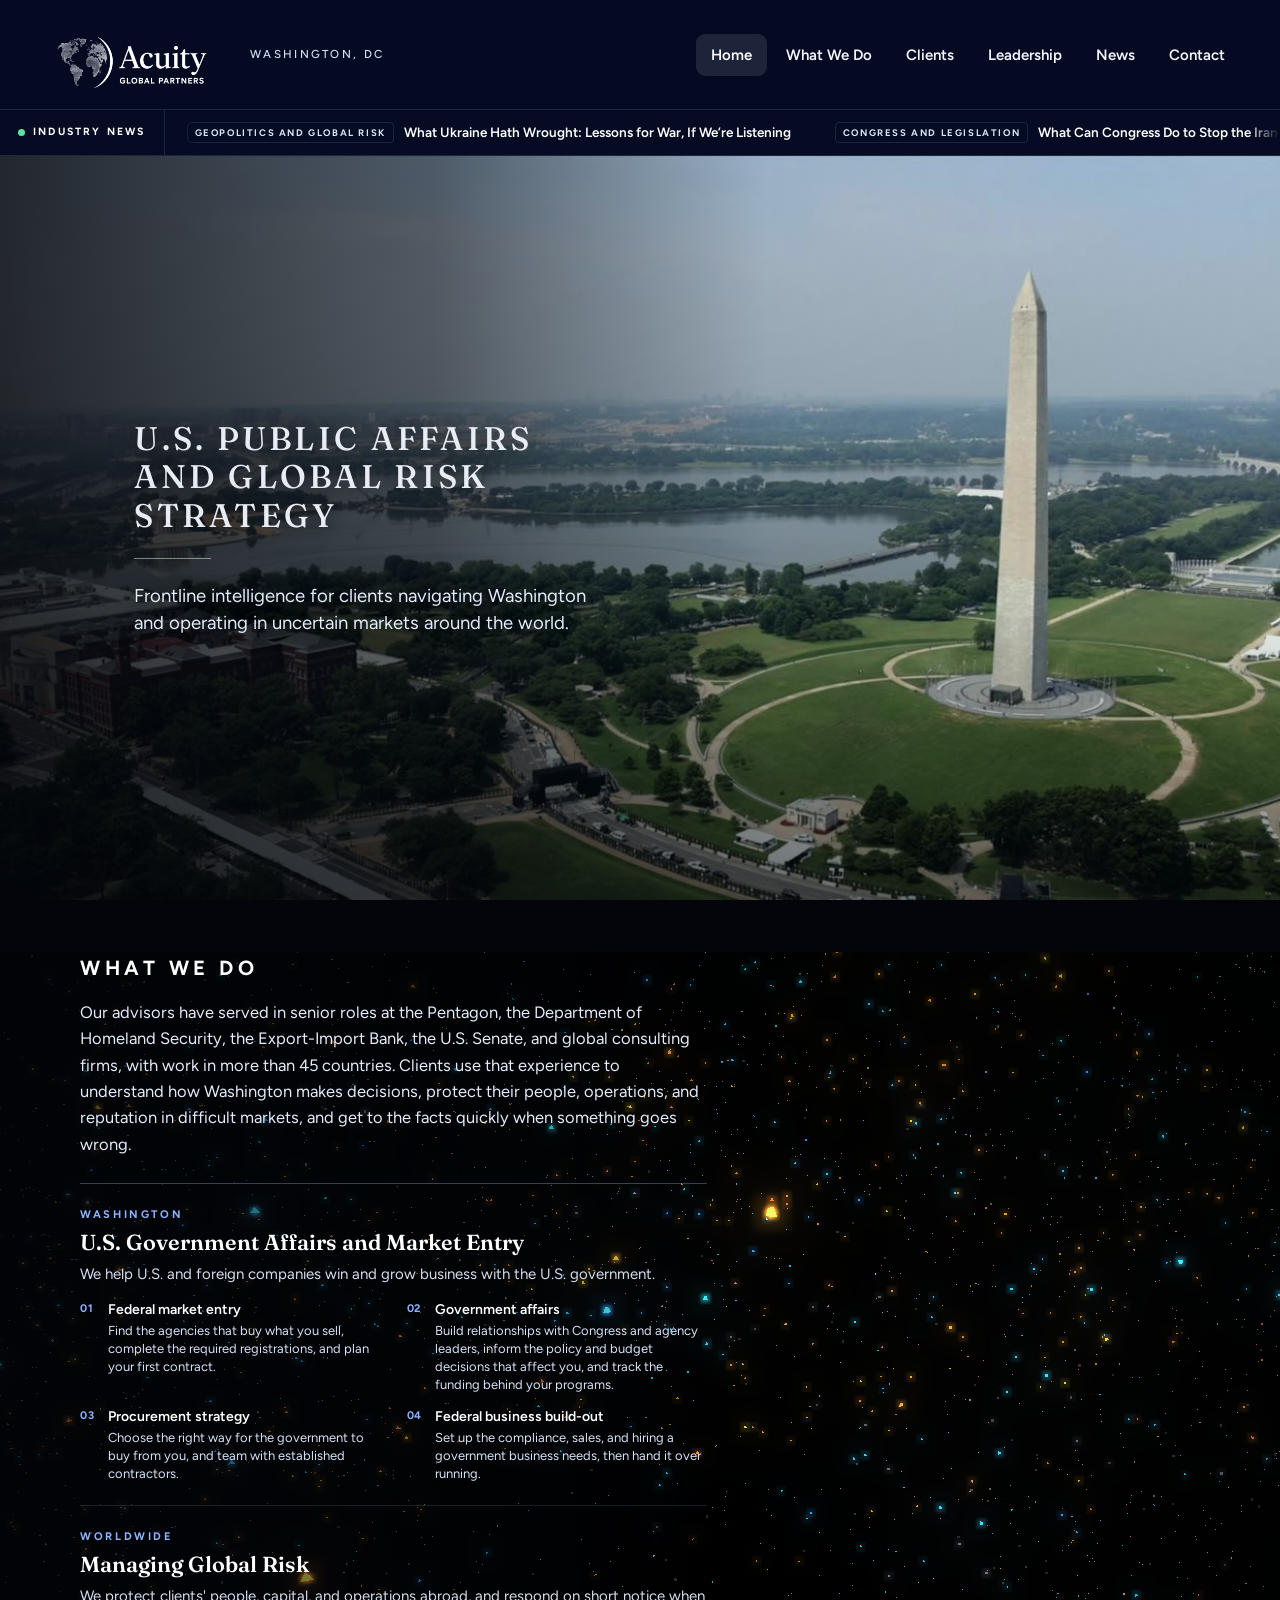
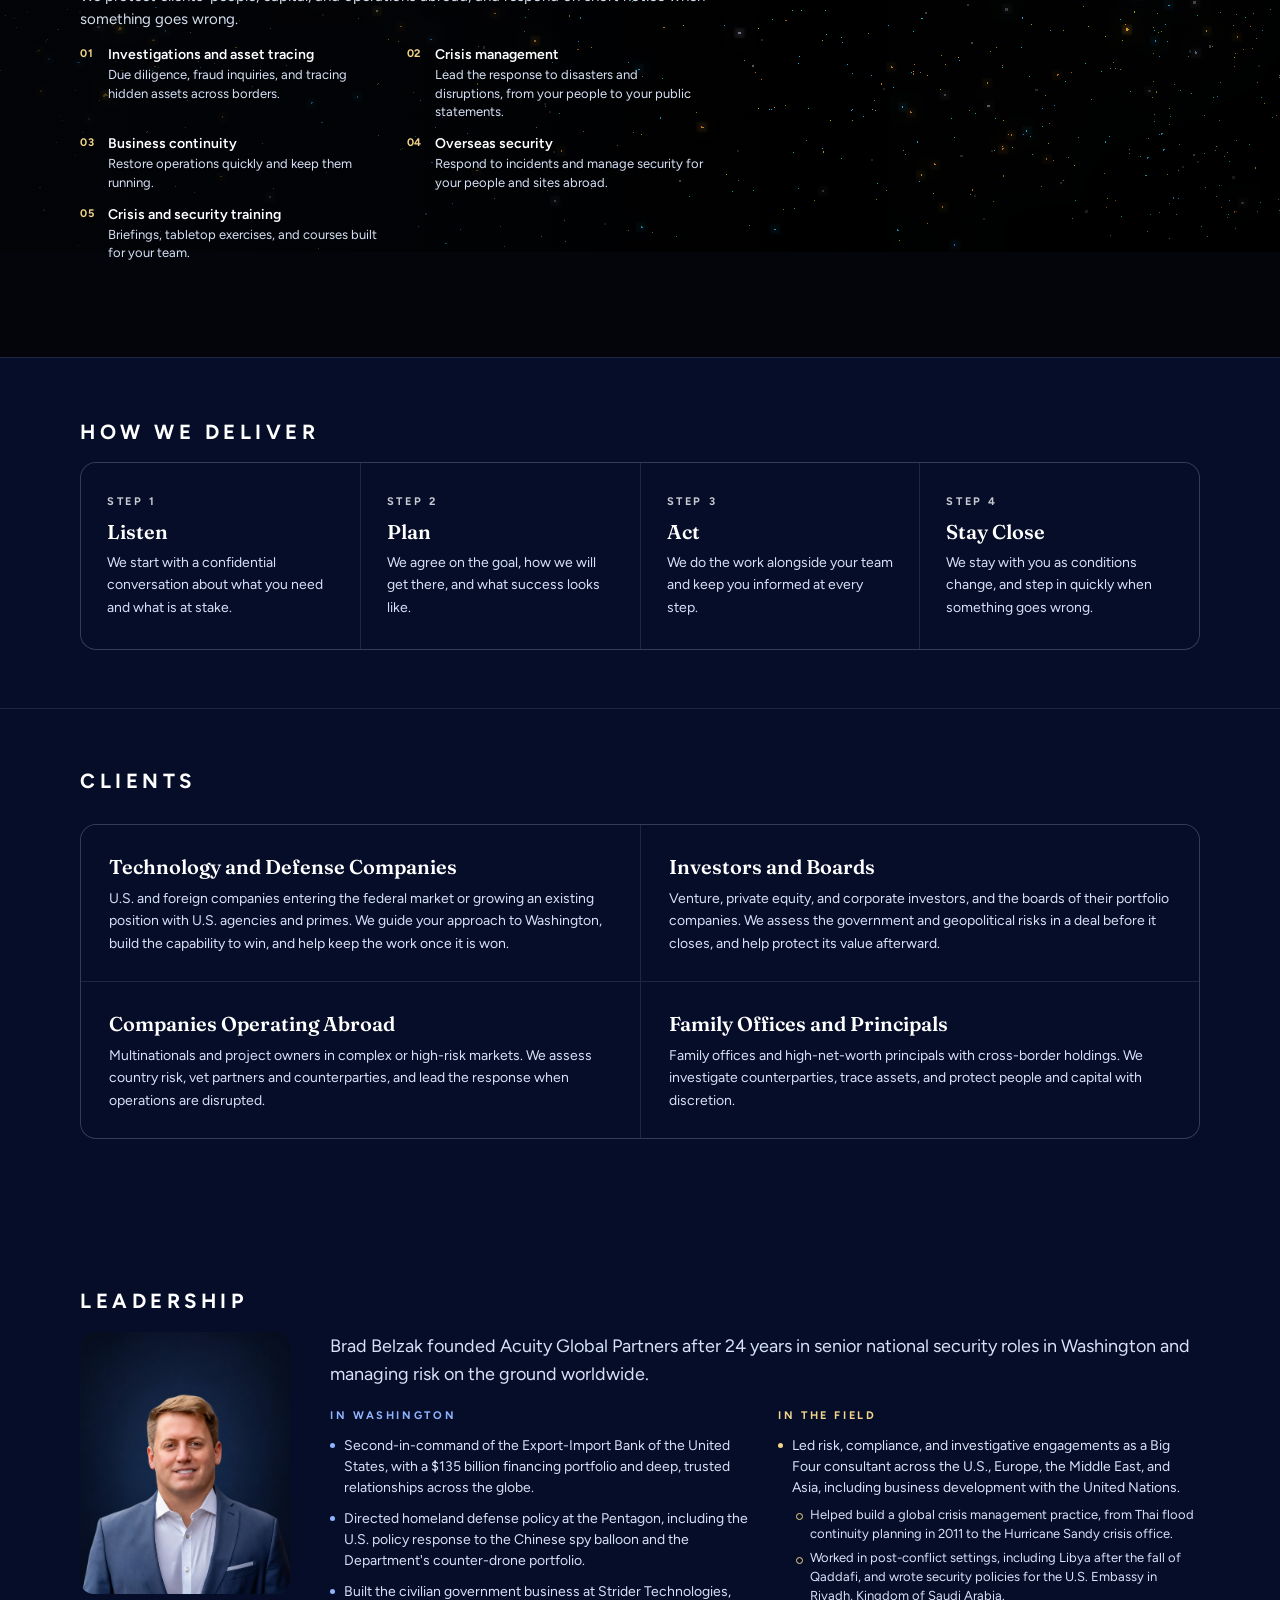
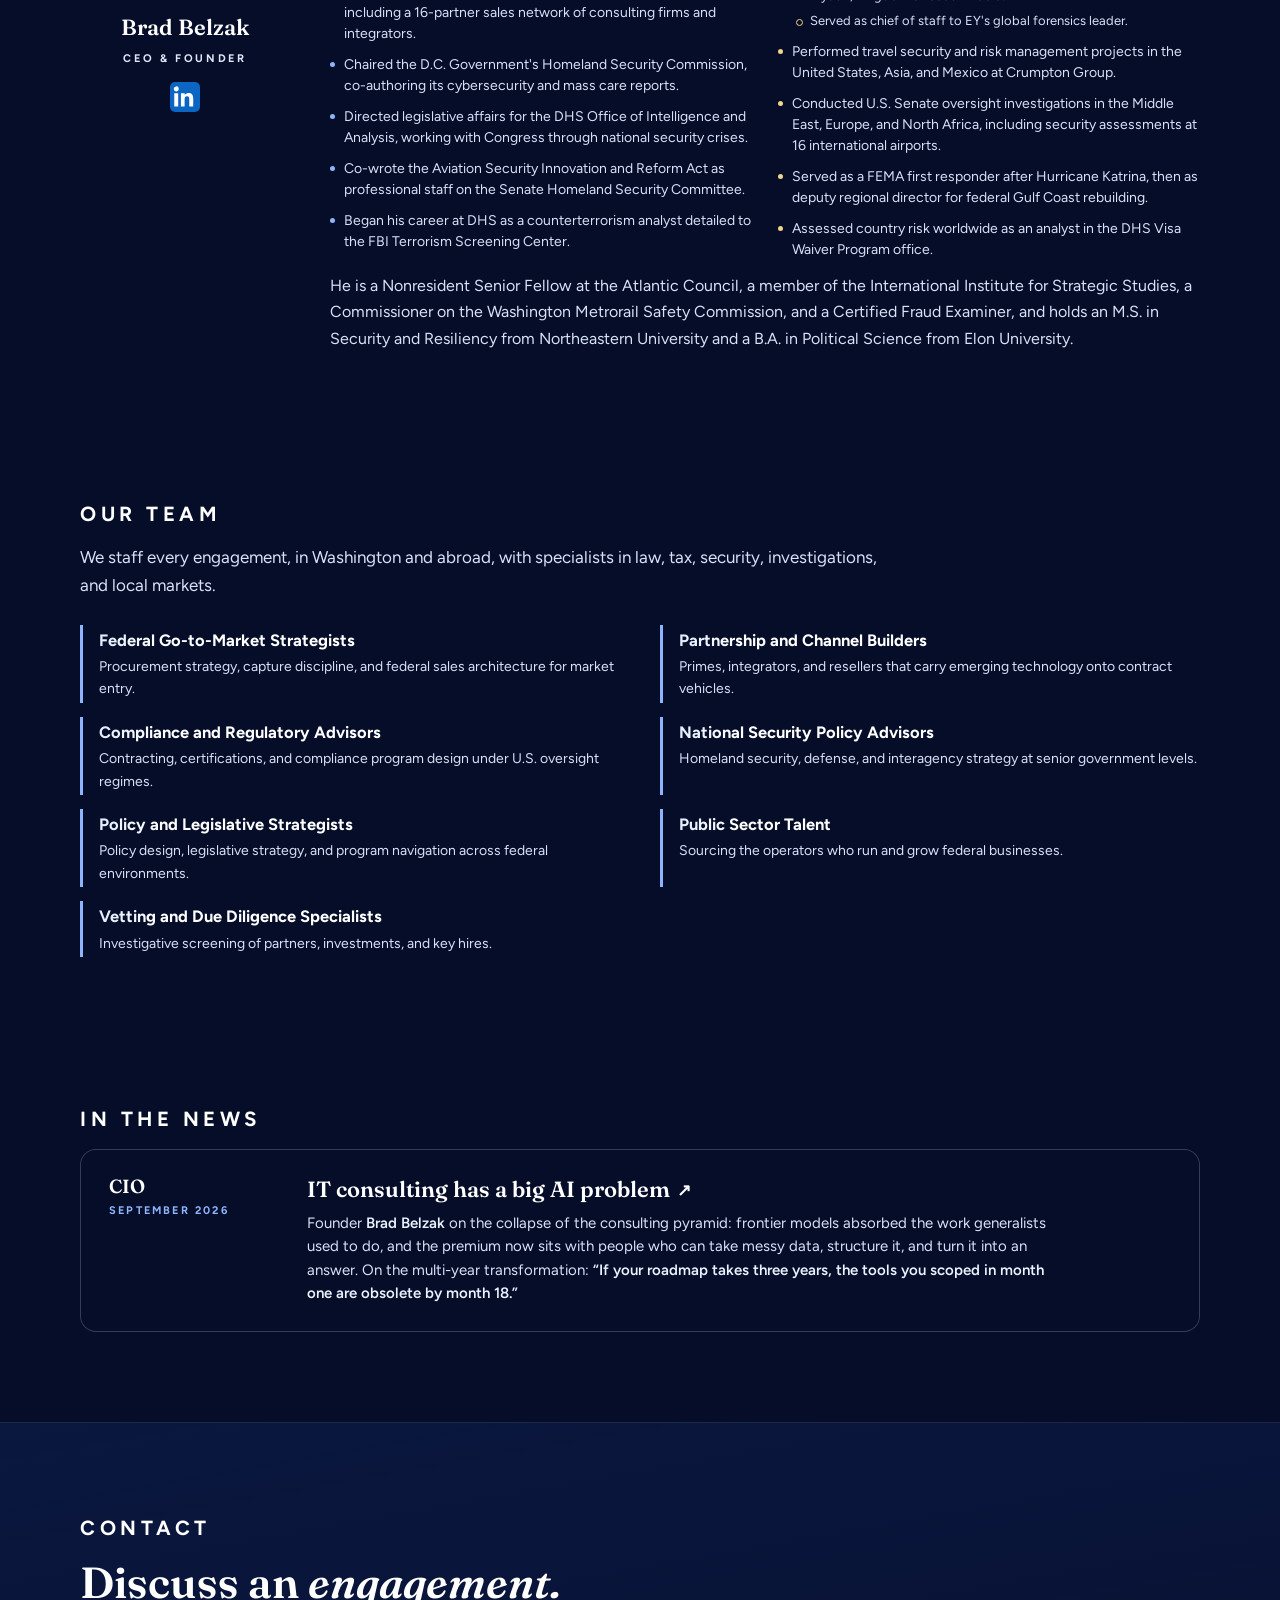
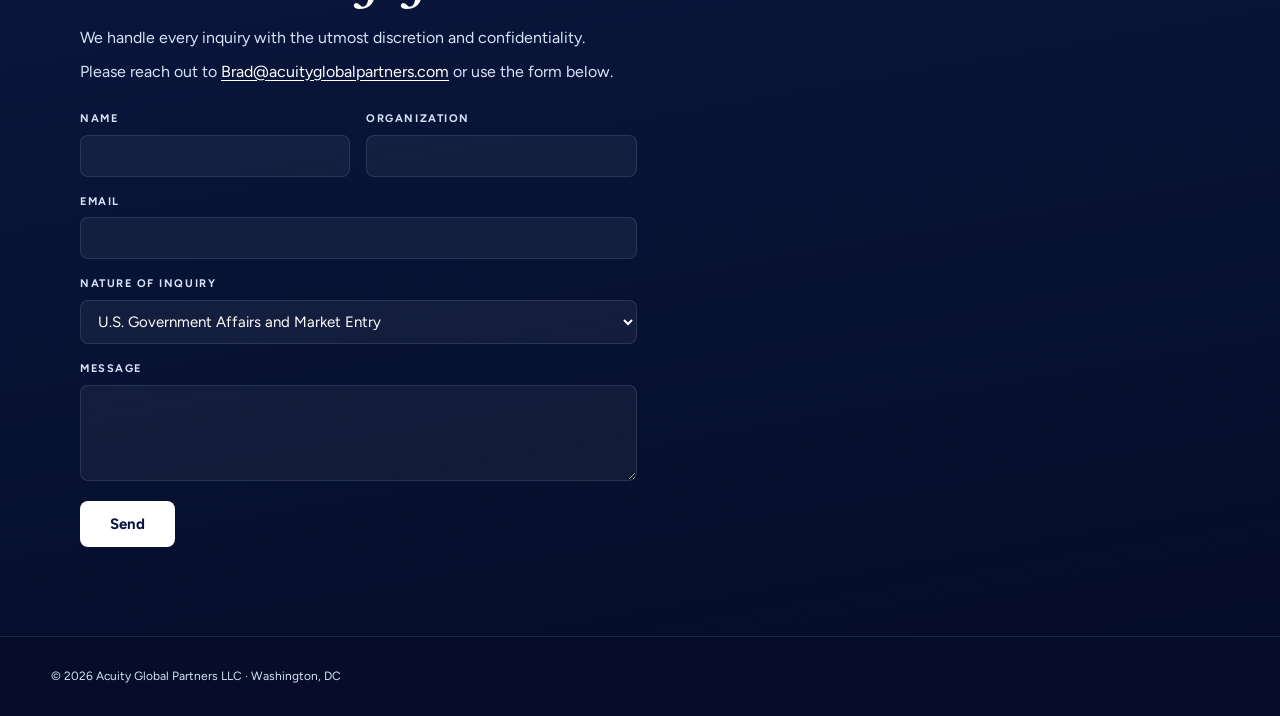
<file: index.html>
<!DOCTYPE html>
<html lang="en">
<head>
<meta charset="utf-8">
<meta name="viewport" content="width=device-width, initial-scale=1">
<title>Acuity Global Partners | U.S. Public Affairs and Global Risk Strategy</title>
<meta name="description" content="We help companies win business with the U.S. government and protect their people, operations, and reputation in difficult markets worldwide. Washington, DC.">
<meta name="keywords" content="government affairs firm Washington DC, federal market entry, federal procurement strategy, government contracting advisory, global risk advisory, investigations and asset tracing, due diligence, crisis management, business continuity, overseas security, crisis and security training, Brad Belzak">
<meta name="author" content="Acuity Global Partners">
<meta name="robots" content="index, follow, max-image-preview:large, max-snippet:-1, max-video-preview:-1">
<meta name="geo.region" content="US-DC">
<meta name="geo.placename" content="Washington, DC">
<meta name="theme-color" content="#050D28">
<meta name="google-site-verification" content="sIO444nVohROGV6knM55COvAdEU9f0p_Ke-fJIQJSPI">
<link rel="preload" as="video" href="agp/assets/agp-hero.mp4?v=2" type="video/mp4" media="(min-width: 761px)">
<link rel="preload" as="video" href="agp/assets/agp-hero-m.mp4" type="video/mp4" media="(max-width: 760px)">
<link rel="canonical" href="https://acuityglobalpartners.com/">
<link rel="icon" href="/favicon.ico" sizes="48x48">
<link rel="icon" type="image/png" sizes="32x32" href="agp/assets/favicon-32.png">
<link rel="icon" type="image/png" sizes="192x192" href="agp/assets/icon-192.png">
<link rel="apple-touch-icon" sizes="180x180" href="agp/assets/apple-touch-icon.png">
<link rel="manifest" href="site.webmanifest">
<meta property="og:type" content="website">
<meta property="og:site_name" content="Acuity Global Partners">
<meta property="og:title" content="Acuity Global Partners | U.S. Public Affairs and Global Risk Strategy">
<meta property="og:description" content="We help U.S. and foreign companies win business with the U.S. government, and protect their people, operations, and reputation in difficult markets worldwide.">
<meta property="og:url" content="https://acuityglobalpartners.com/">
<meta property="og:image" content="https://acuityglobalpartners.com/agp/assets/agp-og.jpg">
<meta property="og:image:secure_url" content="https://acuityglobalpartners.com/agp/assets/agp-og.jpg">
<meta property="og:image:type" content="image/jpeg">
<meta property="og:image:width" content="1200">
<meta property="og:image:height" content="630">
<meta property="og:image:alt" content="Acuity Global Partners: U.S. Public Affairs and Global Risk Strategy">
<meta property="og:locale" content="en_US">
<meta name="twitter:card" content="summary_large_image">
<meta name="twitter:title" content="Acuity Global Partners | U.S. Public Affairs and Global Risk Strategy">
<meta name="twitter:description" content="We help U.S. and foreign companies win business with the U.S. government, and protect their people, operations, and reputation in difficult markets worldwide.">
<meta name="twitter:image" content="https://acuityglobalpartners.com/agp/assets/agp-og.jpg">
<meta name="twitter:image:alt" content="Acuity Global Partners: U.S. Public Affairs and Global Risk Strategy">
<script type="application/ld+json">
{
 "@context": "https://schema.org",
 "@graph": [
  {
   "@type": "ProfessionalService",
   "@id": "https://acuityglobalpartners.com/#org",
   "name": "Acuity Global Partners",
   "legalName": "Acuity Global Partners LLC",
   "alternateName": "AGP",
   "url": "https://acuityglobalpartners.com/",
   "logo": {
    "@type": "ImageObject",
    "url": "https://acuityglobalpartners.com/agp/assets/icon-512.png",
    "width": 512,
    "height": 512
   },
   "image": "https://acuityglobalpartners.com/agp/assets/agp-og.jpg",
   "description": "We help companies win business with the U.S. government and protect their people, operations, and reputation in difficult markets worldwide. Washington, DC.",
   "slogan": "U.S. Public Affairs and Global Risk Strategy",
   "email": "Brad@acuityglobalpartners.com",
   "foundingDate": "2026",
   "foundingLocation": {
    "@type": "Place",
    "name": "Washington, DC"
   },
   "founder": {
    "@id": "https://acuityglobalpartners.com/#brad"
   },
   "employee": {
    "@id": "https://acuityglobalpartners.com/#brad"
   },
   "address": {
    "@type": "PostalAddress",
    "addressLocality": "Washington",
    "addressRegion": "DC",
    "addressCountry": "US"
   },
   "areaServed": [
    {
     "@type": "Country",
     "name": "United States"
    },
    {
     "@type": "Place",
     "name": "Worldwide"
    }
   ],
   "priceRange": "$$$$",
   "sameAs": [
    "https://www.linkedin.com/in/bradbelzak/"
   ],
   "knowsAbout": [
    "U.S. government affairs",
    "Federal market entry",
    "U.S. federal procurement",
    "Government contracting strategy",
    "Investigations and asset tracing",
    "Fraud risk and due diligence",
    "Crisis management",
    "Business continuity",
    "Security for overseas operations",
    "Crisis and security training",
    "Geopolitical risk"
   ],
   "hasOfferCatalog": {
    "@type": "OfferCatalog",
    "name": "Advisory services",
    "itemListElement": [
     {
      "@type": "OfferCatalog",
      "name": "U.S. Government Affairs and Market Entry",
      "itemListElement": [
       {
        "@type": "Offer",
        "itemOffered": {
         "@type": "Service",
         "name": "Federal market entry",
         "description": "Find the agencies that buy what you sell, complete the required registrations, and plan your first contract."
        }
       },
       {
        "@type": "Offer",
        "itemOffered": {
         "@type": "Service",
         "name": "Government affairs",
         "description": "Build relationships with Congress and agency leaders, inform the policy and budget decisions that affect you, and track the funding behind your programs."
        }
       },
       {
        "@type": "Offer",
        "itemOffered": {
         "@type": "Service",
         "name": "Procurement strategy",
         "description": "Choose the right way for the government to buy from you, and team with established contractors."
        }
       },
       {
        "@type": "Offer",
        "itemOffered": {
         "@type": "Service",
         "name": "Federal business build-out",
         "description": "Set up the compliance, sales, and hiring a government business needs, then hand it over running."
        }
       }
      ]
     },
     {
      "@type": "OfferCatalog",
      "name": "Managing Global Risk",
      "itemListElement": [
       {
        "@type": "Offer",
        "itemOffered": {
         "@type": "Service",
         "name": "Investigations and asset tracing",
         "description": "Due diligence, fraud inquiries, and tracing hidden assets across borders."
        }
       },
       {
        "@type": "Offer",
        "itemOffered": {
         "@type": "Service",
         "name": "Crisis management",
         "description": "Lead the response to disasters and disruptions, from your people to your public statements."
        }
       },
       {
        "@type": "Offer",
        "itemOffered": {
         "@type": "Service",
         "name": "Business continuity",
         "description": "Restore operations quickly and keep them running."
        }
       },
       {
        "@type": "Offer",
        "itemOffered": {
         "@type": "Service",
         "name": "Overseas security",
         "description": "Respond to incidents and manage security for your people and sites abroad."
        }
       },
       {
        "@type": "Offer",
        "itemOffered": {
         "@type": "Service",
         "name": "Crisis and security training",
         "description": "Briefings, tabletop exercises, and courses built for your team."
        }
       }
      ]
     }
    ]
   }
  },
  {
   "@type": "Person",
   "@id": "https://acuityglobalpartners.com/#brad",
   "name": "Brad Belzak",
   "jobTitle": "CEO & Founder",
   "worksFor": {
    "@id": "https://acuityglobalpartners.com/#org"
   },
   "image": "https://acuityglobalpartners.com/agp/assets/headshot-clean.jpg",
   "url": "https://acuityglobalpartners.com/#about",
   "sameAs": [
    "https://www.linkedin.com/in/bradbelzak/"
   ],
   "alumniOf": [
    {
     "@type": "CollegeOrUniversity",
     "name": "Northeastern University"
    },
    {
     "@type": "CollegeOrUniversity",
     "name": "Elon University"
    }
   ],
   "hasCredential": {
    "@type": "EducationalOccupationalCredential",
    "name": "Certified Fraud Examiner"
   },
   "memberOf": [
    {
     "@type": "Organization",
     "name": "Atlantic Council",
     "description": "Nonresident Senior Fellow"
    },
    {
     "@type": "Organization",
     "name": "International Institute for Strategic Studies"
    },
    {
     "@type": "GovernmentOrganization",
     "name": "Washington Metrorail Safety Commission",
     "description": "Commissioner"
    }
   ],
   "knowsAbout": [
    "U.S. government affairs",
    "Federal procurement",
    "National security policy",
    "Export finance",
    "Fraud investigations",
    "Crisis management",
    "Business continuity",
    "Global risk"
   ],
   "address": {
    "@type": "PostalAddress",
    "addressLocality": "Washington",
    "addressRegion": "DC",
    "addressCountry": "US"
   }
  },
  {
   "@type": "WebSite",
   "@id": "https://acuityglobalpartners.com/#website",
   "url": "https://acuityglobalpartners.com/",
   "name": "Acuity Global Partners",
   "publisher": {
    "@id": "https://acuityglobalpartners.com/#org"
   },
   "inLanguage": "en-US"
  },
  {
   "@type": "WebPage",
   "@id": "https://acuityglobalpartners.com/#webpage",
   "url": "https://acuityglobalpartners.com/",
   "name": "Acuity Global Partners | U.S. Public Affairs and Global Risk Strategy",
   "isPartOf": {
    "@id": "https://acuityglobalpartners.com/#website"
   },
   "about": {
    "@id": "https://acuityglobalpartners.com/#org"
   },
   "description": "We help companies win business with the U.S. government and protect their people, operations, and reputation in difficult markets worldwide. Washington, DC.",
   "primaryImageOfPage": "https://acuityglobalpartners.com/agp/assets/agp-og.jpg",
   "dateModified": "2026-11-05",
   "inLanguage": "en-US"
  }
 ]
}
</script>
<link rel="preconnect" href="https://fonts.googleapis.com">
<link rel="preconnect" href="https://fonts.gstatic.com" crossorigin>
<link href="https://fonts.googleapis.com/css2?family=Fraunces:ital,opsz,wght@0,9..144,500;0,9..144,600;0,9..144,700;1,9..144,500&family=Figtree:wght@400;500;600;700&display=swap" rel="stylesheet">
<style>
:root{--bg:#050D28;--fg:#FFFFFF;--dim:#D7E2F7;--line:rgba(190,215,255,.13);--line2:rgba(255,255,255,.35);--sidebg:#040B22;--card:linear-gradient(170deg,#0A173F,transparent);--glow:rgba(255,255,255,.35)}
*{margin:0;padding:0;box-sizing:border-box}
html{scroll-behavior:smooth;overflow-x:clip}
body{font-family:'Figtree',sans-serif;background:var(--bg);color:var(--fg);line-height:1.6;overflow-x:clip}
h1,h2,h3{font-family:'Fraunces',Georgia,serif;font-weight:600;line-height:1.1}
a{color:var(--fg);text-decoration:none}

/* ===== Top navigation ===== */
.topbar{position:sticky;top:0;z-index:120;display:flex;align-items:center;justify-content:space-between;padding:12px 40px;background:rgba(4,11,34,.78);backdrop-filter:blur(12px);border-bottom:1px solid var(--line)}
.brand{display:inline-block;background:transparent;line-height:0}
.brand-logo{display:block;width:100%;max-width:184px}
.brand-group{display:flex;align-items:center;gap:26px}
.loc{font-size:11.5px;font-weight:500;letter-spacing:.2em;text-transform:uppercase;color:var(--dim);opacity:1;white-space:nowrap}
@media(max-width:700px){.brand-group{flex-direction:column;align-items:flex-start;gap:7px}.loc{padding-left:2px}}
.topbar nav{display:flex;align-items:center;gap:4px}
.topbar nav a{color:#F2F6FF;font-size:15px;font-weight:600;padding:9px 15px;border-radius:9px;transition:all .2s}
.topbar nav a:hover,.topbar nav a.active{color:#fff;background:rgba(255,255,255,.1)}
.navtoggle{display:none;background:none;border:none;cursor:pointer;padding:8px;margin:-8px}
.navtoggle span{display:block;width:25px;height:2px;background:#fff;margin:6px 0;transition:transform .25s,opacity .25s}
.navtoggle.x span:nth-child(1){transform:translateY(8px) rotate(45deg)}
.navtoggle.x span:nth-child(2){opacity:0}
.navtoggle.x span:nth-child(3){transform:translateY(-8px) rotate(-45deg)}
@media(max-width:900px){
  .topbar{padding:12px 18px}
  .navtoggle{display:block}
  .topbar nav{position:absolute;top:100%;left:0;right:0;flex-direction:column;align-items:stretch;gap:2px;background:rgba(4,11,34,.98);backdrop-filter:blur(12px);border-bottom:1px solid var(--line);padding:10px 14px 16px;display:none}
  .topbar nav.open{display:flex}
  .topbar nav a{font-size:17px;padding:13px 12px}
}

section{padding:82px 60px}
#services{padding-top:52px}
.wrap{max-width:1120px;margin:0 auto}
.label{font-size:clamp(19px,1.6vw,23px);font-weight:700;font-family:inherit;line-height:inherit;margin-top:0;letter-spacing:.22em;text-transform:uppercase;color:var(--fg);opacity:1;margin-bottom:14px}
h2.t{font-size:clamp(30px,3.4vw,46px);margin-bottom:18px}
h2.t em,.hero h1 em{font-style:italic}
.dimp{color:var(--dim)}
.rv{opacity:0;transform:translateY(50px);transition:opacity .75s,transform .75s cubic-bezier(.16,1,.3,1)}
.rv.go{opacity:1;transform:none}
@media(max-width:900px){section{padding:56px 22px}}

.col .k,.special .k{font-size:11px;font-weight:700;letter-spacing:.24em;text-transform:uppercase;color:var(--fg);opacity:.85}
.contact{background:var(--card);border-top:1px solid var(--line)}
/* Last section: tall enough that the arrow can bring its top to the top of
   the screen instead of stalling at the page end */
#contact{min-height:calc(100svh - var(--agp-stuck,110px));box-sizing:border-box}
footer{padding:26px 60px;border-top:1px solid var(--line);color:var(--dim);font-size:12px}

/* ===== Hero (single) ===== */
.hero{position:relative;min-height:100vh;display:flex;align-items:center;justify-content:flex-start;overflow:hidden}
.hero video.bg{position:absolute;inset:0;width:100%;height:100%;object-fit:cover;filter:brightness(1.03)}
.hero .tint{position:absolute;inset:0;background:linear-gradient(95deg,rgba(4,10,32,.9) 0%,rgba(5,13,40,.62) 46%,rgba(5,13,40,.32) 100%)}
.htitle{position:relative;z-index:3;text-align:left;padding:clamp(14px,2.4vh,34px) 6.5vw;max-width:1180px}
.htitle .gpsa{font-size:clamp(15px,1.75vw,21px);font-weight:700;letter-spacing:.3em;text-transform:uppercase;color:#fff;opacity:.94;margin:0 0 clamp(16px,1.9vw,30px);text-shadow:0 2px 22px rgba(0,0,0,.6)}
.htitle h1{font-size:clamp(36px,5.1vw,70px);color:#fff;text-shadow:0 4px 30px rgba(0,0,0,.6);max-width:17ch;margin:0;line-height:1.03;letter-spacing:-.012em}
.htitle .hsub{font-size:clamp(14px,1.35vw,17.5px);color:#E4ECFB;margin:22px 0 0;max-width:560px;line-height:1.5;text-shadow:0 2px 20px rgba(0,0,0,.6)}
/* Scroll cues: two bare chevrons that float at the screen edges. Up sits
   just under the news ticker and goes to the previous section (hidden on
   the hero); down sits at the bottom and goes to the next (hidden at
   Contact). Kept dim so they guide without pulling the eye off the copy. */
/* The floating arrows are retired; the header links land each section the
   same way. The elements stay in the markup only so the landing logic
   (which shares their code) keeps running. */
.scroll-cue{display:none!important}
.scroll-cue{position:fixed;left:50%;transform:translateX(-50%);z-index:115;display:grid;place-items:center;width:56px;height:46px;color:#fff;opacity:0;filter:drop-shadow(0 2px 8px rgba(0,0,0,.7));animation:cue-in .9s ease-out .9s forwards;transition:opacity .3s,color .2s}
.scroll-cue--down{bottom:clamp(12px,2.5vh,24px)}
.scroll-cue--up{top:calc(var(--agp-stuck,110px) + 8px)}
.scroll-cue--down svg{animation:cue-bob 2.4s ease-in-out 1.8s infinite}
.scroll-cue:hover{opacity:1!important;color:#fff}
.scroll-cue--down:hover svg{animation-play-state:paused;transform:translateY(3px)}
.scroll-cue--up:hover svg{transform:translateY(-3px)}
.scroll-cue.gone{opacity:0!important;pointer-events:none}
@keyframes cue-in{to{opacity:.85}}
@keyframes cue-bob{0%,100%{transform:translateY(0)}50%{transform:translateY(6px)}}
@media(prefers-reduced-motion:reduce){.scroll-cue{animation:none;opacity:.85}.scroll-cue--down svg{animation:none}}
/* Arrow stops: clear the sticky chrome, and give each stop enough height that
   landing on it shows the block rather than just its heading. */
#federal,#build,#global{scroll-margin-top:calc(var(--agp-stuck,110px) + 14px)}
/* full sections carry 82px of top padding, so pull the anchor up by it and the
   heading lands just under the header instead of a screen of empty space */
#services,#deliver,#who,#about,#team,#press,#contact{scroll-margin-top:calc(var(--agp-stuck,110px) + 14px - 82px)}
@media(max-width:900px){#services,#deliver,#who,#about,#team,#press,#contact{scroll-margin-top:calc(var(--agp-stuck,110px) + 10px - 56px)}}
#build{padding-bottom:8px}

@media(max-width:900px){.deliver{min-height:0}}
@media(max-width:700px){.hero{min-height:88svh}.htitle{padding:20px 22px}.htitle .gpsa{margin:0 0 20px}.htitle h1{font-size:clamp(34px,9.2vw,50px);max-width:none}}

.svcbody{color:var(--dim);font-size:14.5px}
.ledex{color:var(--dim);max-width:760px;font-size:16.5px;margin-top:10px}

/* ===== Who We Serve / Clients ===== */
.serve{display:grid;grid-template-columns:repeat(2,1fr);gap:1px;margin-top:26px;background:var(--line);border:1px solid var(--line);border-radius:16px;overflow:hidden}
.serve div{background:var(--bg);padding:26px 28px}
.serve b{display:block;font-family:'Fraunces',Georgia,serif;font-weight:600;font-size:20px;margin-bottom:5px;color:var(--fg)}
.serve p{color:var(--dim);font-size:14px;margin:0}
@media(max-width:900px){.serve{grid-template-columns:1fr}}

/* ===== Leadership ===== */
.wa-lead{color:var(--dim);font-size:18px;line-height:1.6;max-width:880px}
.wa-narr{color:var(--dim);font-size:16px;line-height:1.65;max-width:880px;margin-top:13px}
.wa-narr b{color:var(--fg);font-weight:600}
.wa-top{display:grid;grid-template-columns:210px 1fr;gap:40px;align-items:start;margin-top:8px}
.portrait{max-width:210px;text-align:center}
.phimg{width:100%;aspect-ratio:4/5;object-fit:cover;object-position:center 18%;border-radius:14px;background:#0A173F;display:block}
.pname{font-family:'Fraunces',Georgia,serif;font-weight:600;font-size:22px;color:#fff;margin-top:16px;text-align:center}
.ptitle{font-size:11px;font-weight:700;letter-spacing:.24em;text-transform:uppercase;color:#DEE7FA;margin-top:5px;text-align:center}
.li-icon{display:inline-flex;margin-top:14px;border-radius:4px;overflow:hidden;transition:opacity .2s}
.li-icon:hover{opacity:.85}
@media(max-width:900px){.wa-top{grid-template-columns:1fr}.portrait{max-width:210px;margin:0 auto}}

/* ===== Expertise ===== */
.x-sec{position:relative;overflow:hidden;background:#03050a;min-height:100svh;display:flex;align-items:center;padding:72px 0}
.x-bg{position:absolute;inset:0;z-index:0}
.x-sticky{position:sticky;top:0;height:100svh;overflow:hidden}
.x-globe{position:absolute;inset:0;z-index:0}
.x-globe canvas{position:absolute;inset:0;display:block}
.x-tint{position:absolute;inset:0;z-index:1;pointer-events:none;background:linear-gradient(90deg,rgba(3,5,10,.7) 0%,rgba(3,5,10,.45) 38%,rgba(3,5,10,.05) 56%,rgba(3,5,10,0) 70%)}
.x-sec>.x-wrap{position:relative;z-index:2;width:100%}
.x-wrap .label,.x-wrap .x-lede,.x-wrap .vx-lede{max-width:min(600px,52%)}
.x-wrap .vx{max-width:min(600px,52%);background:rgba(8,19,56,.78);backdrop-filter:blur(6px);-webkit-backdrop-filter:blur(6px)}
.x-wrap .vx-halves{grid-template-columns:1fr}
.x-wrap .vx-half.l{border-right:0;border-bottom:1px solid var(--line);padding-right:26px;padding-bottom:118px;min-height:0}
.x-wrap .vx-half.r{padding-left:26px;padding-top:118px}
.x-wrap .vx-plate.l{right:0;bottom:50%}.x-wrap .vx-plate.r{left:0;top:50%}
.x-wrap .vx.in .vx-plate.l{transform:translateY(-101%)}.x-wrap .vx.in .vx-plate.r{transform:translateY(101%)}
.x-wrap .vx-seam{left:0;right:0;top:50%;bottom:auto;height:1px;width:auto;transform:scaleX(0);background:linear-gradient(90deg,transparent,rgba(255,255,255,.6),transparent)}
.x-wrap .vx.in .vx-seam{transform:scaleX(1)}
@media(max-width:760px){.x-sec>.x-wrap{box-sizing:border-box;padding-left:22px;padding-right:22px}}
@media(max-width:900px){.x-wrap .label,.x-wrap .x-lede,.x-wrap .vx-lede,.x-wrap .vx{max-width:none}.x-tint{background:linear-gradient(0deg,rgba(3,5,10,.85) 0%,rgba(3,5,10,.6) 50%,rgba(3,5,10,.2) 100%)}.x-sec{padding:48px 0}}
.x-lede{max-width:760px;margin:0 0 10px!important;color:var(--fg)}


.svc-detail{border-top:1px solid var(--line);margin-top:36px;padding-top:34px}
.svc-detail:first-of-type{border-top:0;margin-top:10px;padding-top:0}
.svc-detail .k{font-size:11px;font-weight:700;letter-spacing:.24em;text-transform:uppercase;color:var(--fg);opacity:.85;margin-bottom:8px}
.svc-detail h3{font-size:clamp(24px,2.6vw,38px);margin-bottom:10px}
.svc-detail .one{color:var(--fg);opacity:1;font-size:17.5px;max-width:840px;font-family:'Fraunces',Georgia,serif;font-style:italic}
.svc-grid{display:grid;grid-template-columns:1fr 1fr;gap:44px;margin-top:28px}
.svc-grid>div:first-child{order:2}.svc-grid>div:nth-child(2){order:1}
.svc-detail h4{font-family:'Figtree',sans-serif;font-size:12px;font-weight:700;letter-spacing:.2em;text-transform:uppercase;color:var(--fg);opacity:.82;margin:24px 0 12px}
.svc-detail h4:first-child{margin-top:0}
.sit blockquote{font-family:'Fraunces',Georgia,serif;font-style:italic;font-size:14.5px;line-height:1.5;color:var(--fg);opacity:1;padding:7px 0 7px 15px;border-left:2px solid var(--line2);margin:0 0 9px}
.svc-detail .body{color:var(--dim);font-size:14.5px}
@media(max-width:900px){.svc-grid{grid-template-columns:1fr}}

/* ===== How We Deliver (compact) ===== */
.deliver{padding:54px 60px;border-block:1px solid var(--line)}
.dphases{display:grid;grid-template-columns:repeat(4,1fr);gap:1px;margin-top:14px;background:var(--line);border:1px solid var(--line);border-radius:16px;overflow:hidden}
.dstep{background:var(--bg);padding:30px 26px}
.dstep .dnum{font-size:11px;font-weight:700;letter-spacing:.24em;text-transform:uppercase;color:var(--fg);opacity:.78}
.dstep .dname{font-family:'Fraunces',Georgia,serif;font-weight:600;font-size:20px;color:var(--fg);margin:9px 0 9px;line-height:1.15}
.dstep .dliner{color:var(--dim);font-size:14px;margin:0}
@media(max-width:900px){.deliver{padding:56px 22px}.dphases{grid-template-columns:1fr}}

/* ===== Contact ===== */
.mail-icon{display:inline-flex;color:#fff;transition:color .2s}
.mail-icon:hover{color:#9FB2D8}
.mail-text{font-family:'Fraunces',Georgia,serif;font-size:19px;color:#fff;border-bottom:1px solid var(--line2);padding-bottom:2px;transition:border-color .2s,opacity .2s}
.mail-text:hover{border-color:#fff;opacity:.9}
/* Contact: copy and form left, the materials photo right. The photo's own
   background matches --bg so it sits flush, no border. */
.contact .wrap{display:grid;grid-template-columns:minmax(0,1fr) minmax(0,.92fr);gap:clamp(26px,4vw,58px);align-items:center}
.contact-col,.contact-shot{min-width:0}
.contact-shot img{display:block;width:100%;height:auto;border-radius:14px;mix-blend-mode:lighten}
@media(max-width:900px){.contact .wrap{grid-template-columns:1fr;gap:30px}}
}

/* ===== Modal ===== */
.modal{position:fixed;inset:0;z-index:300;display:none}
.modal.open{display:block}
.modal-backdrop{position:absolute;inset:0;background:rgba(3,8,26,.72);backdrop-filter:blur(5px)}
.modal-card{position:absolute;top:50%;left:50%;transform:translate(-50%,-50%);width:min(580px,92vw);max-height:92vh;overflow:auto;background:#0A173F;border:1px solid var(--line);border-radius:16px;padding:42px 44px}
.modal-x{position:absolute;top:14px;right:18px;background:none;border:none;color:var(--dim);font-size:28px;cursor:pointer;line-height:1}
.modal-x:hover{color:#fff}
.modal-h{font-family:'Fraunces',Georgia,serif;font-size:30px;color:#fff;margin:6px 0 8px}
.modal-sub{color:var(--dim);font-size:14px;margin-bottom:24px;max-width:440px}
#contactForm label{display:block;font-size:11px;font-weight:700;letter-spacing:.14em;text-transform:uppercase;color:var(--dim);margin-bottom:16px}
#contactForm input,#contactForm select,#contactForm textarea{display:block;width:100%;margin-top:7px;background:rgba(255,255,255,.05);border:1px solid var(--line);border-radius:8px;padding:11px 13px;color:#fff;font-family:'Figtree',sans-serif;font-size:15px;text-transform:none;letter-spacing:0}
#contactForm input:focus,#contactForm select:focus,#contactForm textarea:focus{outline:none;border-color:rgba(255,255,255,.55)}
#contactForm select option{color:#0A1440}
.f-row{display:grid;grid-template-columns:1fr 1fr;gap:16px}
.modal-send{font-family:inherit;background:#fff;color:#0A1440;border:none;border-radius:8px;padding:14px 30px;font-weight:700;font-size:15px;cursor:pointer;margin-top:4px;transition:opacity .2s}
.modal-send:hover{opacity:.9}
.modal-note{font-size:12px;color:var(--dim);margin-top:14px}
@media(max-width:600px){.f-row{grid-template-columns:1fr}.modal-card{padding:28px 22px}}

/* ===== Expertise: 1-2-3 steps, sub-section, What We Build ===== */
.steps{display:grid;gap:8px;margin:16px 0 4px}
.step{display:grid;grid-template-columns:34px 1fr;column-gap:12px;align-items:start;background:rgba(255,255,255,.035);border:1px solid var(--line);border-radius:10px;padding:13px 16px 13px 14px}
.step .sn{font-family:'Fraunces',Georgia,serif;font-size:24px;font-weight:600;color:#8FB4FF;line-height:1;grid-row:1/3;padding-top:1px}
.step b{display:block;font-size:14.5px;color:var(--fg);margin-bottom:3px}
.step span{display:block;font-size:13px;line-height:1.5;color:var(--dim)}
.build{margin-top:38px;padding-top:32px;border-top:1px solid var(--line)}
.build .label{margin-bottom:6px}
.build .ledex{margin:0 0 18px;font-size:15.5px}
.bgrid{display:grid;grid-template-columns:repeat(3,1fr);gap:1px;margin-top:18px;background:var(--line);border:1px solid var(--line);border-radius:16px;overflow:hidden}
.bcell{background:var(--bg);padding:18px 18px;display:grid;grid-template-columns:34px 1fr;gap:11px;align-items:start}
.bcell .bn{font-family:'Fraunces',Georgia,serif;font-size:20px;font-weight:600;color:#8FB4FF;line-height:1.1}
.bcell b{display:block;font-family:'Fraunces',Georgia,serif;font-weight:600;font-size:17px;color:var(--fg);margin-bottom:5px;line-height:1.15}
.bcell p{color:var(--dim);font-size:13.5px;line-height:1.45;margin:0}
.bcell--wide{grid-column:1 / -1}
@media(max-width:1000px){.bgrid{grid-template-columns:repeat(2,1fr)}}
@media(max-width:640px){.bgrid{grid-template-columns:1fr}}
/* ===== What We Build: the layered build loop ===== */
/* The clip sits in its own box on the left, cropped to 4:3 from the left edge
   so the building fills the frame; the captions stand beside it in their own
   column, starting at the top, so the number and heading are readable without
   the video filling the screen. */
.wb{position:relative;display:block}
.wbl{max-width:600px;margin:0 auto;text-align:center}
.wb video{display:block;width:100%;aspect-ratio:16/9;object-fit:cover;object-position:center center;border-radius:16px;border:1px solid var(--line);background:#000;transform:translateZ(0);backface-visibility:hidden}
.wbcaps{position:relative;display:grid;align-content:start;align-items:start;padding:2px 0 0;pointer-events:none;min-height:0}
.wbcap{grid-area:1 / 1;align-self:start;opacity:0;transform:translateY(10px);transition:opacity .5s ease,transform .6s cubic-bezier(.16,1,.3,1)}
.wbcap.on{opacity:1;transform:none}
.wbcap .n{font-family:'Fraunces',Georgia,serif;font-size:clamp(30px,3.6vw,48px);font-weight:600;color:#8FB4FF;line-height:1;letter-spacing:-.02em;margin:0}
.wbcap .n.all{color:#5BE49B}
.wbcap h4{font-family:'Fraunces',Georgia,serif;font-size:clamp(19px,2.1vw,26px);font-weight:600;line-height:1.1;margin:8px 0 6px;color:#fff}
.wbcap>p{color:#EAF1FF;font-size:clamp(14px,1.25vw,15.5px);line-height:1.5;max-width:38ch;margin:0}
.wbcap ul{list-style:none;margin:10px 0 0;padding:0;display:grid;gap:6px}
.wbcap li{position:relative;padding-left:13px;font-size:clamp(12.5px,1.05vw,14px);line-height:1.45;color:#D7E2F7}
.wbcap li::before{content:"";position:absolute;left:0;top:.55em;width:5px;height:5px;border-radius:50%;background:#8FB4FF}
.wbcap li b{color:#fff;font-weight:600}
/* Replay: a quiet outlined control under the captions. */
.wbreplay{display:inline-flex;margin:12px auto 0;pointer-events:auto;display:inline-flex;align-items:center;gap:8px;font:inherit;font-size:11.5px;font-weight:700;letter-spacing:.18em;text-transform:uppercase;color:#EAF1FF;background:rgba(255,255,255,.03);border:1px solid rgba(255,255,255,.32);border-radius:999px;padding:9px 16px 9px 13px;cursor:pointer;transition:border-color .25s,background .25s,color .25s}
.wbreplay svg{width:14px;height:14px;transition:transform .6s cubic-bezier(.2,.8,.2,1)}
.wbreplay:hover{border-color:#fff;background:rgba(255,255,255,.08)}
.wbreplay:hover svg{transform:rotate(-360deg)}
.wbreplay:focus-visible{outline:2px solid #8FB4FF;outline-offset:3px}
.build.finished .wbreplay{border-color:rgba(91,228,155,.6);color:#B9FFDD}
.build.finished .wbreplay:hover{border-color:#5BE49B}
.wbcap .s{display:block;margin-top:8px;font-size:11px;letter-spacing:.2em;text-transform:uppercase;color:#8FB4FF}
.wbtrack{display:none!important;position:relative;height:32px;margin-top:14px;cursor:ew-resize;touch-action:none;overflow:hidden}
.wbrail{margin-top:18px}
.wbtrack .bar{position:absolute;left:0;right:0;top:14px;height:3px;border-radius:2px;background:var(--line)}
.wbtrack .fill{position:absolute;left:0;top:14px;height:3px;border-radius:2px;background:#8FB4FF;width:0;transition:background .4s}
.wbtrack.done .fill{background:#5BE49B}
.wbtrack .mk{position:absolute;top:8px;width:15px;height:15px;margin-left:-7.5px;border-radius:50%;border:2px solid rgba(255,255,255,.34);background:var(--bg);transition:border-color .3s,background .3s,transform .2s}
.wbtrack .mk.on{border-color:#8FB4FF;background:#8FB4FF;transform:scale(1.15)}
.wbtrack .mk.done{border-color:#5BE49B;background:#5BE49B}
.wbtrack .head{position:absolute;top:6px;width:19px;height:19px;margin-left:-9.5px;border-radius:50%;background:#fff;border:3px solid #8FB4FF;box-shadow:0 4px 14px rgba(0,0,0,.55);pointer-events:none;transition:border-color .4s}
.wbtrack.done .head{border-color:#5BE49B}
.wbrail{display:grid;grid-template-columns:repeat(6,1fr);gap:6px;margin-top:6px}
.wbrail button{font:inherit;text-align:left;background:none;cursor:pointer;border:0;border-top:2px solid var(--line);padding:7px 4px 4px 0;font-size:10.5px;letter-spacing:.08em;text-transform:uppercase;color:var(--dim);transition:border-color .35s,color .35s}
.wbrail button b{display:block;font-size:11.5px;color:var(--dim);letter-spacing:.04em;text-transform:none;font-weight:600;transition:color .35s}
.wbrail button:hover{color:#fff}.wbrail button:hover b{color:#fff}
.wbrail button.on{border-top-color:#8FB4FF}.wbrail button.on b{color:#fff}
.wbrail button.done{border-top-color:#5BE49B}
.wbrail button.pinned{border-top-color:#fff}.wbrail button.pinned b{color:#fff}
.wbhint{margin:12px 0 0;font-size:12.5px;color:var(--dim)}
.wbnote{margin:16px 0 0;font-size:14px;line-height:1.5;color:var(--dim);text-align:center}
.wbnote b{color:#fff;font-weight:600}
/* Green is the finish line, not a progress colour. Until the building turns
   green in the footage everything on the page stays blue; at that moment the
   number, the heading, the track and the phase rail all cross over together,
   on the same 1.1s ramp the clip uses. */
.wbcap .n.all{color:#8FB4FF;transition:color 1.1s ease}
.build.finished .wbcap .n.all{color:#5BE49B}
.wbcap h4{transition:color 1.1s ease}
.build.finished .wbcap.on h4{color:#5BE49B}
.wbtrack .fill,.wbtrack .head{transition:background 1.1s ease,border-color 1.1s ease}
.wbrail button,.wbrail button b{transition:border-color 1.1s ease,color .35s}
/* The six phases sit under the clip as a static list, always visible. */
.build.novideo .wb{display:none}
@media(prefers-reduced-motion:reduce){ .wb{display:none} }
@media(max-width:760px){
  /* Phone: the clip on top, kept short enough that the caption starts on the
     same screen; the captions under it at full reading size. */
  .wb video{border-radius:12px}
  .wbcaps{position:static;width:auto;min-width:0;padding:14px 0 0;display:block;min-height:330px}
  .wbcap{display:none;transform:none;grid-template-columns:auto 1fr;column-gap:12px;align-items:baseline}
  .wbcap.on{display:grid}
  .wbcap .n{font-size:34px;grid-column:1;grid-row:1}
  .wbcap h4{font-size:21px;margin:0;grid-column:2;grid-row:1}
  .wbcap>p:not(.n),.wbcap ul,.wbcap .s{grid-column:1 / -1}
  .wbcap>p{font-size:15.5px;line-height:1.5;max-width:none;color:#F2F7FF;margin-top:6px}
  .wbcap ul{gap:7px;margin-top:10px}
  .wbcap li{font-size:14.5px;line-height:1.45;padding-left:16px;color:#E4EDFF}
  .wbcap li::before{width:6px;height:6px;top:.6em}
  .wbcap .s{font-size:12px;margin-top:12px}
  .wbreplay{margin-top:16px;font-size:12px}
  .wbrail{grid-template-columns:1fr 1fr;gap:8px}
  .wbrail button{font-size:11px}
  .wbrail button b{font-size:13px}
  .wbhint{font-size:13.5px}
  .wbnote{font-size:15px}
  .wbtrack{height:40px}
  .wbtrack .mk{width:18px;height:18px;margin-left:-9px;top:7px}
  .wbtrack .head{width:22px;height:22px;margin-left:-11px;top:5px}
}

/* ===== Expertise: two verticals on a parting plate, Your Business on the seam ===== */
.vx-lede{margin:6px 0 20px!important}
.vx-lede b{color:#fff;font-weight:600}
.vx{position:relative;border-radius:14px;overflow:hidden;border:1px solid var(--line);background:#081338}
.vx-halves{display:grid;grid-template-columns:1fr 1fr}
.vx-half{padding:26px 26px 24px;position:relative}
.vx-half.l{border-right:1px solid var(--line);padding-right:150px;min-height:300px}
.vx-half.r{padding-left:150px}
.vx-half>*{opacity:0;transform:translateY(6px);transition:opacity .5s ease,transform .5s ease}
.vx.in .vx-half>*{opacity:1;transform:none}
.vx.in .vx-half.l>*{transition-delay:.55s}
.vx.in .vx-half.r>*{transition-delay:.75s}
.vx-half .k{font-size:11px;font-weight:700;letter-spacing:.24em;text-transform:uppercase;color:#8FB4FF;margin-bottom:8px}
.vx-half.r .k{color:#8FB4FF}
.vx-half h3{font-size:clamp(20px,2.2vw,27px);line-height:1.12;margin:0 0 8px}
.vx-p{color:#EAF1FF;font-size:15.5px;line-height:1.5}
.vx-h{font-size:10.5px;font-weight:700;letter-spacing:.2em;text-transform:uppercase;color:#8E9FC4;margin:14px 0 6px}
.vx-l{list-style:none;margin:0;padding:0;display:grid;gap:6px}
.vx-l li{position:relative;padding-left:15px;font-size:14px;line-height:1.45;color:var(--dim)}
.vx-l li b{color:var(--fg);font-weight:600}
.vx-svc{margin-top:4px}
.vx-svc li{font-size:13.5px;line-height:1.5}
.vx-l li::before{content:"";position:absolute;left:0;top:.56em;width:5px;height:5px;border-radius:50%;background:#8FB4FF}
.vx-half.r .vx-l li::before{background:#8FB4FF}
.vx-close{margin-top:12px;font-size:14px;color:#fff;font-weight:600}
.vx-plate{position:absolute;inset:0;background:linear-gradient(180deg,#0B1A48,#071235);z-index:3;transition:transform 1.4s cubic-bezier(.7,0,.2,1)}
.vx-plate.l{right:50%}.vx-plate.r{left:50%}
.vx.in .vx-plate.l{transform:translateX(-101%)}.vx.in .vx-plate.r{transform:translateX(101%)}
.vx-seam{position:absolute;left:50%;top:0;bottom:0;width:1px;background:linear-gradient(180deg,transparent,rgba(255,255,255,.6),transparent);z-index:4;transform:scaleY(0);transition:transform .45s ease}
.vx.in .vx-seam{transform:scaleY(1)}
.vx-hub{position:absolute;left:50%;top:50%;transform:translate(-50%,-50%);z-index:6;text-align:center;width:210px}
.vx-stack{width:120px;height:120px;margin:0 auto 10px;display:block;overflow:visible;filter:drop-shadow(0 10px 22px rgba(0,0,0,.6));transition:filter 1.1s ease 7.0s}
.vx.in .vx-stack{filter:drop-shadow(0 10px 22px rgba(0,0,0,.6)) drop-shadow(0 0 18px rgba(143,180,255,.55))}
.vx-name{font-family:'Fraunces',Georgia,serif;font-size:16px;font-weight:600;line-height:1.1;white-space:nowrap;background:var(--bg);display:inline-block;padding:7px 13px;border-radius:99px;border:1px solid rgba(255,255,255,.3);opacity:0;transform:translateY(4px);transition:opacity .6s ease 6.75s,transform .6s ease 6.75s,border-color .8s ease 7.0s,color .8s ease 7.0s}
.vx-name small{display:block;font-family:'Figtree',sans-serif;font-size:9.5px;letter-spacing:.16em;text-transform:uppercase;color:#8FB4FF;font-weight:700;margin-top:2px;white-space:nowrap;transition:color .8s ease 7.0s}
.vx.in .vx-name{opacity:1;transform:none;border-color:#fff;background:#fff;color:#071235;box-shadow:0 0 0 4px rgba(143,180,255,.22),0 10px 28px rgba(0,0,0,.45)}
.vx.in .vx-name small{color:#2F5BD6}
.vx-name{transition:opacity .6s ease 6.75s,transform .6s ease 6.75s,border-color .8s ease 7.0s,color .8s ease 7.0s,background .8s ease 7.0s,box-shadow .8s ease 7.0s}
.vx-lyr{opacity:0;transform:translateY(-34px);transition:opacity .55s ease,transform .8s cubic-bezier(.2,.9,.3,1.15)}
.vx.in .vx-lyr{opacity:1;transform:none}
.vx.in .vx-lyr.l1{transition-delay:1.30s}.vx.in .vx-lyr.l2{transition-delay:2.20s}.vx.in .vx-lyr.l3{transition-delay:3.10s}
.vx.in .vx-lyr.l4{transition-delay:4.00s}.vx.in .vx-lyr.l5{transition-delay:4.90s}.vx.in .vx-lyr.roof{transition-delay:5.90s}
.vx-lyr path{transition:fill 1s ease 6.95s}
.vx-lyr .top{fill:#3D5C9E}.vx-lyr .lf{fill:#1E3363}.vx-lyr .rt{fill:#2A4685}
.vx.in .vx-lyr .top{fill:#A9C6FF}.vx.in .vx-lyr .lf{fill:#2F5BD6}.vx.in .vx-lyr .rt{fill:#4A7BFF}
.vx-lyr.roof .top{fill:#D8E4FA}.vx.in .vx-lyr.roof .top{fill:#FFFFFF}
.vx-glow{opacity:0;transition:opacity 1.1s ease 7.05s}
.vx.in .vx-glow{opacity:1}
.vx-lyr .win{fill:#BFD6FF;fill-opacity:.55;transition:fill 1s ease 6.95s,fill-opacity 1s ease 6.95s}
.vx.in .vx-lyr .win{fill:#FFFFFF;fill-opacity:1}
/* the finished stack lifts and settles once, so the moment reads */
@keyframes vx-pop{0%{transform:scale(1)}45%{transform:scale(1.08)}100%{transform:scale(1)}}
.vx.in .vx-stack{animation:vx-pop .9s cubic-bezier(.2,.9,.3,1.2) 7.0s both;transform-origin:50% 85%}
@media(prefers-reduced-motion:reduce){.vx *{animation:none!important;transition:none!important;opacity:1!important;transform:none!important}.vx .vx-plate{display:none}}
@media(max-width:760px){
  .vx-halves{grid-template-columns:1fr}
  .vx-half.l{border-right:0;border-bottom:1px solid var(--line);padding-right:26px;padding-bottom:118px;min-height:0}
  .vx-half.r{padding-left:26px;padding-top:118px}
  .vx-plate.l{right:0;bottom:50%}.vx-plate.r{left:0;top:50%}
  .vx.in .vx-plate.l{transform:translateY(-101%)}.vx.in .vx-plate.r{transform:translateY(101%)}
  .vx-seam{left:0;right:0;top:50%;bottom:auto;height:1px;width:auto;transform:scaleX(0);background:linear-gradient(90deg,transparent,rgba(255,255,255,.6),transparent)}
  .vx.in .vx-seam{transform:scaleX(1)}
  .vx-p{font-size:16px}.vx-l li{font-size:15px}
}

/* ===== What We Do ===== */
.wwd{border-top:1px solid var(--line)}
.wwd-text--two{display:grid;grid-template-columns:1fr 1fr;gap:clamp(28px,4vw,64px)}
.wwd-text--two .wwd-block{border-top:0;padding-top:4px}
@media(max-width:820px){.wwd-text--two{grid-template-columns:1fr}.wwd-text--two .wwd-block+.wwd-block{border-top:1px solid var(--line);padding-top:26px}}
.wwd-grid{display:grid;grid-template-columns:minmax(0,1fr);gap:clamp(28px,4vw,64px);margin-top:28px;align-items:start}
.wwd-block{padding:26px 0 24px;border-top:1px solid var(--line)}
.wwd-block:first-child{border-top:0;padding-top:4px}
.wwd-block .k{font-size:11px;font-weight:700;letter-spacing:.24em;text-transform:uppercase;color:#8FB4FF;margin-bottom:8px}
.wwd-block h3{font-family:'Fraunces',Georgia,serif;font-size:clamp(20px,2.2vw,27px);line-height:1.12;margin:0 0 8px;font-weight:600}
.wwd-p{color:var(--dim);font-size:15.5px;line-height:1.55;max-width:560px;margin:0 0 16px}
.wwd-l{list-style:none;margin:0;padding:0;display:grid;gap:8px}
.wwd-l li{position:relative;padding-left:15px;font-size:14px;line-height:1.5;color:var(--dim)}
.wwd-l li b{color:var(--fg);font-weight:600}
.wwd-l li::before{content:"";position:absolute;left:0;top:.6em;width:5px;height:5px;border-radius:50%;background:#8FB4FF}
.wwd-note{margin:18px 0 0;padding-top:18px;border-top:1px solid var(--line);color:var(--dim);font-size:14px}
.wwd-note b{color:var(--fg);font-weight:600}
.wwd-anim{position:sticky;top:84px;border:1px solid var(--line);border-radius:16px;background:linear-gradient(170deg,#0A173F,#050D28 70%);padding:14px 14px 12px;overflow:hidden}
.wwd-stage{position:relative;width:100%;aspect-ratio:1/1.18}
.wwd-stage canvas{position:absolute;inset:0;width:100%;height:100%;display:block}
.wwd-ledger{position:absolute;inset:0;display:none;flex-direction:column;justify-content:center;gap:0;padding:6px 10px}
.wwd-ledger.on{display:flex}
.wwd-ledger .row{display:grid;grid-template-columns:18px 1fr auto;align-items:center;gap:10px;padding:7px 4px;border-bottom:1px solid rgba(190,215,255,.08);color:rgba(215,226,247,.42);font-size:13.5px;letter-spacing:.02em;transition:color .35s}
.wwd-ledger .row i{width:6px;height:6px;border-radius:50%;background:rgba(143,180,255,.25);justify-self:center;transition:background .35s,box-shadow .35s}
.wwd-ledger .row .tm{font-variant-numeric:tabular-nums;font-size:12px;letter-spacing:.08em;opacity:.8}
.wwd-ledger .row.seen{color:rgba(215,226,247,.7)}
.wwd-ledger .row.seen i{background:#F2D58A}
.wwd-ledger .row.on{color:#fff}
.wwd-ledger .row.on i{background:#F2D58A;box-shadow:0 0 0 5px rgba(242,213,138,.22)}
.wwd-ledger .row.dc.on i,.wwd-ledger .row.dc.seen i{background:#8FB4FF;box-shadow:0 0 0 5px rgba(143,180,255,.2)}
.wwd-ledger .row.dc{font-weight:600}
.wwd-cap{display:flex;justify-content:space-between;align-items:baseline;margin-top:10px;padding:0 4px;font-size:11.5px;letter-spacing:.2em;text-transform:uppercase;color:#8FB4FF;font-weight:700}
.wwd-cap #wwd-time{color:var(--dim);font-weight:500;letter-spacing:.12em;font-variant-numeric:tabular-nums}
.wwd-draft{display:flex;align-items:center;gap:6px;margin:-4px 0 8px;font-size:10px;letter-spacing:.18em;text-transform:uppercase;color:#F2D58A}
.wwd-draft span{margin-right:4px;opacity:.8}
.wwd-draft button{font:inherit;font-size:10px;letter-spacing:.14em;text-transform:uppercase;color:var(--dim);background:rgba(255,255,255,.04);border:1px solid rgba(255,255,255,.18);border-radius:999px;padding:4px 10px;cursor:pointer}
.wwd-draft button.on{color:#071235;background:#fff;border-color:#fff}
@media(max-width:1000px){.wwd-grid{grid-template-columns:minmax(0,1fr) 340px}}
@media(max-width:820px){.wwd-grid{grid-template-columns:1fr}.wwd-anim{position:relative;top:auto;order:-1;max-width:420px;margin:0 auto;width:100%}.wwd-stage{aspect-ratio:1/1.05}}

/* ===== What We Do: two verticals (static, instant) ===== */
.x-wrap .label,.x-wrap .wv-intro{max-width:min(620px,56%)}
.wv-intro{color:#E4ECFB;margin:0 0 26px!important}
.wv{max-width:min(660px,56%)}
.wv-k{font-size:11px;font-weight:700;letter-spacing:.24em;text-transform:uppercase;color:#8FB4FF;margin:0 0 6px}
.wv-t{font-family:'Fraunces',Georgia,serif;font-size:clamp(19px,1.7vw,24px);line-height:1.15;margin:0 0 8px;color:#fff;font-weight:600}
.wv-one{color:#D5DEEE;font-size:15px;line-height:1.5;margin:0 0 14px}
.wv-for{font-size:13px;line-height:1.5;color:var(--dim);margin:14px 0 0}
.wv-for b{font-size:10.5px;letter-spacing:.2em;text-transform:uppercase;color:#8FB4FF;margin-right:6px}
.wv li b{display:block;color:#fff;font-weight:600;font-size:14px}
.wv li span{display:block;color:var(--dim);font-size:13px;line-height:1.4}
/* A: side by side */
.wv-a{display:grid;grid-template-columns:1fr 1fr;gap:0;border-top:1px solid rgba(143,180,255,.35)}
.wv-a .wv-col{padding:22px 24px 4px 0}
.wv-a .wv-col+.wv-col{padding-left:24px;padding-right:0;border-left:1px solid var(--line)}
.wv-svc{list-style:none;margin:0;padding:0;display:grid;gap:11px}
.wv-svc li{padding-left:12px;border-left:2px solid #8FB4FF}
.wv-a .wv-col+.wv-col .wv-svc li{border-left-color:#F2D58A}
/* B: ledger rows */
.wv-row{padding:22px 0;border-top:1px solid var(--line)}
.wv-row:first-child{border-top:1px solid rgba(143,180,255,.35)}
.wv-grid{list-style:none;margin:0;padding:0;display:grid;grid-template-columns:1fr 1fr;gap:12px 26px;counter-reset:s}
.wv-grid li{counter-increment:s;position:relative;padding-left:28px}
.wv-grid li::before{content:counter(s,decimal-leading-zero);position:absolute;left:0;top:1px;font-size:11px;font-weight:700;letter-spacing:.08em;color:#8FB4FF}
.wv-row+.wv-row .wv-grid li::before{color:#F2D58A}
/* C: tabs */
.wv-tabs{display:grid;grid-template-columns:1fr 1fr;border-bottom:1px solid var(--line)}
.wv-tab{font:inherit;text-align:left;background:none;border:0;border-bottom:2px solid transparent;color:var(--dim);padding:12px 18px 14px 0;cursor:pointer;font-family:'Fraunces',Georgia,serif;font-size:clamp(16px,1.4vw,19px);font-weight:600;line-height:1.2;margin-bottom:-1px}
.wv-tab span{display:block;font-family:inherit;font-family:var(--sans,inherit);font-size:10.5px;font-weight:700;letter-spacing:.24em;text-transform:uppercase;color:#8FB4FF;margin-bottom:6px}
.wv-tab.on{color:#fff;border-bottom-color:#8FB4FF}
.wv-tab+.wv-tab.on{border-bottom-color:#F2D58A}
.wv-pane{display:none;padding-top:20px}.wv-pane.on{display:block}
.wv-num{list-style:none;margin:0;padding:0;display:grid;gap:12px;counter-reset:s}
.wv-num li{counter-increment:s;position:relative;padding-left:30px}
.wv-num li::before{content:counter(s);position:absolute;left:0;top:0;width:20px;height:20px;border-radius:50%;border:1px solid #8FB4FF;color:#8FB4FF;font-size:11px;font-weight:700;display:flex;align-items:center;justify-content:center}
@media(max-width:900px){.x-wrap .label,.x-wrap .wv-intro,.wv{max-width:none}}
@media(max-width:640px){.wv-a,.wv-grid{grid-template-columns:1fr}.wv-a .wv-col{padding-right:0}.wv-a .wv-col+.wv-col{padding-left:0;border-left:0;border-top:1px solid var(--line)}}
/* ===== What We Do: two verticals (static, instant) ===== */
.x-wrap .label,.x-wrap .wv-intro{max-width:min(620px,56%)}
.wv-intro{color:#E4ECFB;margin:0 0 26px!important}
.wv{max-width:min(660px,56%)}
.wv-k{font-size:11px;font-weight:700;letter-spacing:.24em;text-transform:uppercase;color:#8FB4FF;margin:0 0 6px}
.wv-t{font-family:'Fraunces',Georgia,serif;font-size:clamp(19px,1.7vw,24px);line-height:1.15;margin:0 0 8px;color:#fff;font-weight:600}
.wv-one{color:#D5DEEE;font-size:15px;line-height:1.5;margin:0 0 14px}
.wv-for{font-size:13px;line-height:1.5;color:var(--dim);margin:14px 0 0}
.wv-for b{font-size:10.5px;letter-spacing:.2em;text-transform:uppercase;color:#8FB4FF;margin-right:6px}
.wv li b{display:block;color:#fff;font-weight:600;font-size:14px}
.wv li span{display:block;color:var(--dim);font-size:13px;line-height:1.4}
/* A: side by side */
.wv-a{display:grid;grid-template-columns:1fr 1fr;gap:0;border-top:1px solid rgba(143,180,255,.35)}
.wv-a .wv-col{padding:22px 24px 4px 0}
.wv-a .wv-col+.wv-col{padding-left:24px;padding-right:0;border-left:1px solid var(--line)}
.wv-svc{list-style:none;margin:0;padding:0;display:grid;gap:11px}
.wv-svc li{padding-left:12px;border-left:2px solid #8FB4FF}
.wv-a .wv-col+.wv-col .wv-svc li{border-left-color:#F2D58A}
/* B: ledger rows */
.wv-row{padding:22px 0;border-top:1px solid var(--line)}
.wv-row:first-child{border-top:1px solid rgba(143,180,255,.35)}
.wv-grid{list-style:none;margin:0;padding:0;display:grid;grid-template-columns:1fr 1fr;gap:12px 26px;counter-reset:s}
.wv-grid li{counter-increment:s;position:relative;padding-left:28px}
.wv-grid li::before{content:counter(s,decimal-leading-zero);position:absolute;left:0;top:1px;font-size:11px;font-weight:700;letter-spacing:.08em;color:#8FB4FF}
.wv-row+.wv-row .wv-grid li::before{color:#F2D58A}
/* C: tabs */
.wv-tabs{display:grid;grid-template-columns:1fr 1fr;border-bottom:1px solid var(--line)}
.wv-tab{font:inherit;text-align:left;background:none;border:0;border-bottom:2px solid transparent;color:var(--dim);padding:12px 18px 14px 0;cursor:pointer;font-family:'Fraunces',Georgia,serif;font-size:clamp(16px,1.4vw,19px);font-weight:600;line-height:1.2;margin-bottom:-1px}
.wv-tab span{display:block;font-family:inherit;font-family:var(--sans,inherit);font-size:10.5px;font-weight:700;letter-spacing:.24em;text-transform:uppercase;color:#8FB4FF;margin-bottom:6px}
.wv-tab.on{color:#fff;border-bottom-color:#8FB4FF}
.wv-tab+.wv-tab.on{border-bottom-color:#F2D58A}
.wv-pane{display:none;padding-top:20px}.wv-pane.on{display:block}
.wv-num{list-style:none;margin:0;padding:0;display:grid;gap:12px;counter-reset:s}
.wv-num li{counter-increment:s;position:relative;padding-left:30px}
.wv-num li::before{content:counter(s);position:absolute;left:0;top:0;width:20px;height:20px;border-radius:50%;border:1px solid #8FB4FF;color:#8FB4FF;font-size:11px;font-weight:700;display:flex;align-items:center;justify-content:center}
@media(max-width:900px){.x-wrap .label,.x-wrap .wv-intro,.wv{max-width:none}}
@media(max-width:640px){.wv-a,.wv-grid{grid-template-columns:1fr}.wv-a .wv-col{padding-right:0}.wv-a .wv-col+.wv-col{padding-left:0;border-left:0;border-top:1px solid var(--line)}}
.wa-cols{display:grid;grid-template-columns:1fr 1fr;gap:26px;margin:18px 0 6px}
.wa-k{font-size:11px;font-weight:700;letter-spacing:.24em;text-transform:uppercase;color:#8FB4FF;margin:0 0 10px}
.wa-cols>div+div .wa-k{color:#F2D58A}
.wa-l{list-style:none;margin:0;padding:0;display:grid;gap:10px}
.wa-l li{position:relative;padding-left:14px;font-size:14px;line-height:1.5;color:var(--dim)}
.wa-l li::before{content:"";position:absolute;left:0;top:.62em;width:5px;height:5px;border-radius:50%;background:#8FB4FF}
.wa-cols>div+div .wa-l li::before{background:#F2D58A}
.wa-sub{list-style:none;margin:8px 0 0;padding:0 0 0 4px;display:grid;gap:6px}
.wa-l .wa-sub li{font-size:13px;line-height:1.45;padding-left:14px}
.wa-l .wa-sub li::before{width:5px;height:5px;background:none!important;border:1px solid #F2D58A;top:.58em}
@media(max-width:760px){.wa-cols{grid-template-columns:1fr;gap:18px}}
/* ===== What We Do: two verticals (static, instant) ===== */
.x-wrap .label,.x-wrap .wv-intro{max-width:min(620px,56%)}
.wv-intro{color:#E4ECFB;margin:0 0 26px!important}
.wv{max-width:min(660px,56%)}
.wv-k{font-size:11px;font-weight:700;letter-spacing:.24em;text-transform:uppercase;color:#8FB4FF;margin:0 0 6px}
.wv-t{font-family:'Fraunces',Georgia,serif;font-size:clamp(19px,1.7vw,24px);line-height:1.15;margin:0 0 8px;color:#fff;font-weight:600}
.wv-one{color:#D5DEEE;font-size:15px;line-height:1.5;margin:0 0 14px}
.wv-for{font-size:13px;line-height:1.5;color:var(--dim);margin:14px 0 0}
.wv-for b{font-size:10.5px;letter-spacing:.2em;text-transform:uppercase;color:#8FB4FF;margin-right:6px}
.wv li b{display:block;color:#fff;font-weight:600;font-size:14px}
.wv li span{display:block;color:var(--dim);font-size:13px;line-height:1.4}
/* A: side by side */
.wv-a{display:grid;grid-template-columns:1fr 1fr;gap:0;border-top:1px solid rgba(143,180,255,.35)}
.wv-a .wv-col{padding:22px 24px 4px 0}
.wv-a .wv-col+.wv-col{padding-left:24px;padding-right:0;border-left:1px solid var(--line)}
.wv-svc{list-style:none;margin:0;padding:0;display:grid;gap:11px}
.wv-svc li{padding-left:12px;border-left:2px solid #8FB4FF}
.wv-a .wv-col+.wv-col .wv-svc li{border-left-color:#F2D58A}
/* B: ledger rows */
.wv-row{padding:22px 0;border-top:1px solid var(--line)}
.wv-row:first-child{border-top:1px solid rgba(143,180,255,.35)}
.wv-grid{list-style:none;margin:0;padding:0;display:grid;grid-template-columns:1fr 1fr;gap:12px 26px;counter-reset:s}
.wv-grid li{counter-increment:s;position:relative;padding-left:28px}
.wv-grid li::before{content:counter(s,decimal-leading-zero);position:absolute;left:0;top:1px;font-size:11px;font-weight:700;letter-spacing:.08em;color:#8FB4FF}
.wv-row+.wv-row .wv-grid li::before{color:#F2D58A}
/* C: tabs */
.wv-tabs{display:grid;grid-template-columns:1fr 1fr;border-bottom:1px solid var(--line)}
.wv-tab{font:inherit;text-align:left;background:none;border:0;border-bottom:2px solid transparent;color:var(--dim);padding:12px 18px 14px 0;cursor:pointer;font-family:'Fraunces',Georgia,serif;font-size:clamp(16px,1.4vw,19px);font-weight:600;line-height:1.2;margin-bottom:-1px}
.wv-tab span{display:block;font-family:inherit;font-family:var(--sans,inherit);font-size:10.5px;font-weight:700;letter-spacing:.24em;text-transform:uppercase;color:#8FB4FF;margin-bottom:6px}
.wv-tab.on{color:#fff;border-bottom-color:#8FB4FF}
.wv-tab+.wv-tab.on{border-bottom-color:#F2D58A}
.wv-pane{display:none;padding-top:20px}.wv-pane.on{display:block}
.wv-num{list-style:none;margin:0;padding:0;display:grid;gap:12px;counter-reset:s}
.wv-num li{counter-increment:s;position:relative;padding-left:30px}
.wv-num li::before{content:counter(s);position:absolute;left:0;top:0;width:20px;height:20px;border-radius:50%;border:1px solid #8FB4FF;color:#8FB4FF;font-size:11px;font-weight:700;display:flex;align-items:center;justify-content:center}
@media(max-width:900px){.x-wrap .label,.x-wrap .wv-intro,.wv{max-width:none}}
@media(max-width:640px){.wv-intro{font-size:15px!important;line-height:1.55}.wv-row{padding:18px 0}.wv-t{font-size:19px}.wv-one{font-size:14px;margin-bottom:12px}.wv-grid{gap:10px}.wv li b{font-size:13.5px}.wv li span{font-size:12.5px}.wv-a,.wv-grid{grid-template-columns:1fr}.wv-a .wv-col{padding-right:0}.wv-a .wv-col+.wv-col{padding-left:0;border-left:0;border-top:1px solid var(--line)}}
/* ===== Our Team ===== */
.team-lead{color:var(--dim);font-size:17px;line-height:1.6;max-width:820px;margin-bottom:26px}
.tgrid{display:grid;grid-template-columns:repeat(2,1fr);gap:14px 40px}
.trole{border-left:3px solid #8FB4FF;padding:2px 0 2px 16px}
.trole b{display:block;font-size:16.5px;margin-bottom:3px;color:#fff;background:linear-gradient(90deg,#fff 0%,#fff 34%,#BFD6FF 44%,#7FA8FF 50%,#BFD6FF 56%,#fff 66%,#fff 100%);background-size:260% 100%;background-position:100% 0;-webkit-background-clip:text;background-clip:text;-webkit-text-fill-color:transparent}
/* Our Team: a slow band of light sweeps each role name left to right on
   hover or tap. The border brightens with it. */
.trole:hover b,.trole.sweep b{animation:role-sweep 1.6s ease-in-out}
.trole{transition:border-color .4s}
.trole:hover,.trole.sweep{border-color:#fff}
@keyframes role-sweep{from{background-position:100% 0}to{background-position:0 0}}
/* Section headers: each time a section comes into view its label and title
   light up with a slow band of white travelling left to right, then settle
   at full white. Driven by the observer below; .lit is re-added on re-entry. */
.hd-sweep{display:inline-block;transform-origin:left center;background:linear-gradient(90deg,#fff 0%,#fff 36%,#E6EEFF 44%,#fff 50%,rgba(255,255,255,.5) 58%,rgba(255,255,255,.5) 100%);background-size:260% 100%;background-position:0 0;-webkit-background-clip:text;background-clip:text;-webkit-text-fill-color:transparent;text-shadow:none;opacity:1!important}
.hd-sweep.lit{animation:hd-sweep 5s ease-in-out both}
/* five seconds total: the light crosses the words while they grow to 108
   percent and settle back to size */
@keyframes hd-sweep{0%{background-position:100% 0;transform:scale(1)}50%{transform:scale(1.08)}100%{background-position:0 0;transform:scale(1)}}
@media(max-width:700px){.hd-sweep{max-width:100%}@keyframes hd-sweep{0%{background-position:100% 0;transform:scale(1)}50%{transform:scale(1.04)}100%{background-position:0 0;transform:scale(1)}}}
@media(prefers-reduced-motion:reduce){.hd-sweep.lit{animation:none}}
@media(prefers-reduced-motion:reduce){.trole:hover b,.trole.sweep b{animation:none}}
.trole p{color:var(--dim);font-size:14px;margin:0}
@media(max-width:900px){.tgrid{grid-template-columns:1fr}}

/* ===== In the News ===== */
.press{display:grid;gap:1px;background:var(--line);border:1px solid var(--line);border-radius:16px;overflow:hidden;margin-top:6px}
.pitem{background:var(--bg);display:grid;grid-template-columns:172px 1fr;gap:26px;padding:26px 28px;align-items:start;transition:background .25s}
.pitem:hover{background:#0A1738}
.pmeta{display:grid;gap:5px;align-content:start}
.pout{font-family:'Fraunces',Georgia,serif;font-size:19px;font-weight:600;color:#fff;line-height:1.1}
.pdate{font-size:11px;font-weight:700;letter-spacing:.2em;text-transform:uppercase;color:#8FB4FF}
.pbody h3{margin:0 0 9px;font-weight:600;line-height:1.22}
.plink{font-family:'Fraunces',Georgia,serif;font-size:clamp(18px,1.85vw,22px);font-weight:600;line-height:1.22;color:var(--fg);text-decoration:none;border-bottom:1px solid transparent;transition:color .2s,border-color .2s}
.plink:hover{color:#8FB4FF;border-bottom-color:#8FB4FF}
.plink .parrow{display:inline-block;margin-left:7px;font-size:.78em;transform:translateY(-1px);transition:transform .2s}
.plink:hover .parrow{transform:translate(3px,-1px)}
.psum{color:var(--dim);font-size:15px;line-height:1.55;margin:0;max-width:74ch}
.psum b{color:#EAF1FF;font-weight:600}
@media(max-width:760px){
  .pitem{grid-template-columns:1fr;gap:12px;padding:22px 20px}
  .pmeta{grid-auto-flow:column;justify-content:start;align-items:baseline;gap:12px}
  .pout{font-size:17px}
  .psum{font-size:15.5px}
}
}
button,input,select,textarea{font-family:inherit}
.hero__video::-webkit-media-controls,.hero__video::-webkit-media-controls-start-playback-button{display:none!important;-webkit-appearance:none}
img.hero__anim{object-fit:cover}
</style>
<link rel="stylesheet" href="agp/assets/news-feed.css?v=2">
<link rel="stylesheet" href="agp/assets/spacing-audit.css?v=2">
<style>
/* ===== Hero: animated globe (replaces the DC video hero) ===== */
.hero.hero--cities{background:#03050a;position:relative;overflow:hidden;align-items:center;min-height:max(min(calc(100svh - var(--agp-chrome,104px)),900px),560px);padding:48px 0}
.hero--cities .hero__stars{position:absolute;inset:0;z-index:0;background-image:radial-gradient(1px 1px at 12% 18%,rgba(255,255,255,.55) 50%,transparent 51%),radial-gradient(1px 1px at 28% 72%,rgba(255,255,255,.4) 50%,transparent 51%),radial-gradient(1.5px 1.5px at 44% 32%,rgba(255,255,255,.5) 50%,transparent 51%),radial-gradient(1px 1px at 61% 85%,rgba(255,255,255,.35) 50%,transparent 51%),radial-gradient(1px 1px at 73% 14%,rgba(255,255,255,.5) 50%,transparent 51%),radial-gradient(1.5px 1.5px at 86% 52%,rgba(255,255,255,.45) 50%,transparent 51%),radial-gradient(1px 1px at 92% 78%,rgba(255,255,255,.35) 50%,transparent 51%),radial-gradient(1px 1px at 8% 48%,rgba(255,255,255,.4) 50%,transparent 51%),radial-gradient(1px 1px at 52% 60%,rgba(255,255,255,.3) 50%,transparent 51%),radial-gradient(1px 1px at 36% 8%,rgba(255,255,255,.45) 50%,transparent 51%)}
.hero--cities .hero__grid{position:relative;z-index:2;display:grid;grid-template-columns:minmax(0,1fr) 400px;gap:clamp(32px,5vw,80px);align-items:center;width:100%}
.hero--cities .htitle{position:relative;left:auto;top:auto;transform:none;max-width:620px;padding:0}
.hero--cities .hname{font-family:'Fraunces',Georgia,serif;font-weight:500;font-size:clamp(22px,2.45vw,38px);letter-spacing:.09em;text-transform:uppercase;color:#E8ECF4;line-height:1.18;margin:0;max-width:none}
.hero--cities .hdiv{width:clamp(48px,6vw,96px);height:1px;background:rgba(232,236,244,.5);margin:clamp(16px,1.8vw,26px) 0}
.hero--cities .hsub{margin:0;max-width:540px;font-size:clamp(15px,1.45vw,19px);color:#E4ECFB;line-height:1.5}
.hero--cities .wwd-anim{position:relative;top:auto}
@media(max-width:1000px){.hero--cities .hero__grid{grid-template-columns:minmax(0,1fr) 340px}}
@media(max-width:820px){.hero.hero--cities{min-height:0;padding:28px 0 40px}.hero--cities .hero__grid{grid-template-columns:1fr;gap:28px}.hero--cities .wwd-anim{max-width:420px;width:100%;margin:0 auto}.hero--cities .hname{font-size:clamp(20px,6vw,30px)}.hero--cities .hsub{font-size:15px}}
.hero.hero--video{background:#03050a;align-items:center;min-height:max(min(calc(100svh - var(--agp-chrome,104px)),1040px),540px);overflow:hidden}
.hero--video .hero__video{position:absolute;inset:0;width:100%;height:100%;object-fit:cover;z-index:0}
.hero--video .tint{z-index:1;pointer-events:none;background:linear-gradient(90deg,rgba(3,5,10,.84) 0%,rgba(3,5,10,.6) 34%,rgba(3,5,10,.18) 60%,rgba(3,5,10,.05) 100%),linear-gradient(0deg,rgba(3,5,10,.5) 0%,rgba(3,5,10,0) 40%)}
.hero--video .htitle{z-index:3;max-width:min(640px,54vw)}
.hero--video .hname{font-family:'Fraunces',Georgia,serif;font-weight:500;font-size:clamp(22px,2.55vw,40px);letter-spacing:.1em;text-transform:uppercase;color:#E8ECF4;line-height:1.18;margin:0;max-width:none;text-shadow:0 2px 24px rgba(0,0,0,.75)}
.hero--video .hdiv{width:clamp(48px,6vw,96px);height:1px;background:rgba(232,236,244,.5);margin:clamp(16px,1.8vw,26px) 0}
.hero--video .hsub{margin:0;max-width:540px;font-size:clamp(15px,1.45vw,19px);color:#E4ECFB;line-height:1.5;text-shadow:0 2px 20px rgba(0,0,0,.7)}
@media(max-width:760px){.hero.hero--video{align-items:flex-end;min-height:max(calc(100svh - var(--agp-chrome,180px)),430px)}.hero--video .tint{background:linear-gradient(0deg,rgba(3,5,10,.92) 0%,rgba(3,5,10,.62) 40%,rgba(3,5,10,.15) 70%)}.hero--video .htitle{max-width:none;padding:0 22px clamp(22px,4vh,40px)}.hero--video .hname{font-size:clamp(20px,6.4vw,30px)}.hero--video .hsub{font-size:14px}}
.hero.hero--globe{background:#03050a;align-items:center;min-height:max(min(calc(100svh - var(--agp-chrome,104px)),1040px),540px)}
.hero--globe .hero__globe{position:absolute;inset:0;z-index:0}
.hero--globe .hero__globe canvas{position:absolute;inset:0;display:block}
/* keep the left side dark enough for the words while the energy passes behind them */
.hero--globe .tint{z-index:1;pointer-events:none;background:linear-gradient(90deg,rgba(3,5,10,.82) 0%,rgba(3,5,10,.55) 30%,rgba(3,5,10,.12) 52%,rgba(3,5,10,0) 64%)}
.hero--globe .htitle{z-index:3;max-width:min(620px,52vw)}
.hero--globe .hname{font-family:'Fraunces',Georgia,serif;font-weight:500;font-size:clamp(22px,2.55vw,40px);letter-spacing:.1em;text-transform:uppercase;color:#E8ECF4;line-height:1.18;margin:0;max-width:none;text-shadow:0 2px 24px rgba(0,0,0,.75)}
.hero--globe .hdiv{width:clamp(48px,6vw,96px);height:1px;background:rgba(232,236,244,.5);margin:clamp(16px,1.8vw,26px) 0}
.hero--globe .htag{font-family:'Figtree',sans-serif;font-weight:600;font-size:clamp(13px,1.3vw,18px);letter-spacing:.26em;text-transform:uppercase;color:#fff;line-height:1.45;margin:0;max-width:none;text-shadow:0 2px 20px rgba(0,0,0,.7)}
.hero--globe .hsub{margin:0;max-width:520px;font-size:clamp(15px,1.45vw,19px)}
@media(max-width:760px){
  .hero.hero--globe{align-items:flex-end;min-height:max(calc(100svh - var(--agp-chrome,180px)),430px)}
  .hero--globe .tint{background:linear-gradient(0deg,rgba(3,5,10,.9) 0%,rgba(3,5,10,.6) 34%,rgba(3,5,10,0) 58%)}
  .hero--globe .htitle{max-width:none;padding:0 22px clamp(22px,4vh,40px)}
  .hero--globe .hdiv{margin:12px 0}
  .hero--globe .hsub{font-size:14px;margin-top:10px}
  .hero--globe .hname{font-size:clamp(20px,6.4vw,30px)}
  .hero--globe .htag{font-size:clamp(11.5px,3.3vw,14px);letter-spacing:.2em}
}
@media (max-height:620px){.hero.hero--globe{min-height:540px;padding:0}}

/* ===== Phone layout: media shown whole, text below ===== */
@media(max-width:760px){
  .hero.hero--video{display:block;min-height:0;padding:0;background:#03050a}
  .hero--video .hero__video{position:relative;inset:auto;width:100%;height:auto;aspect-ratio:16/10;object-fit:cover;display:block}
  .hero--video .tint{display:none}
  .hero--video .htitle{position:relative;max-width:none;padding:26px 22px 36px}
  .hero--video .hname{font-size:clamp(22px,6.6vw,30px);text-shadow:none}
  .hero--video .hdiv{margin:16px 0}
  .hero--video .hsub{font-size:15px;text-shadow:none}
  .x-sec{display:block;min-height:0;padding:0 0 40px}
  .x-bg{position:relative;inset:auto;height:min(82vw,360px)}
  .x-sticky{position:relative;height:100%}
  .x-tint{background:linear-gradient(0deg,#03050a 0%,rgba(3,5,10,0) 30%)}
  .x-sec>.x-wrap{padding-top:6px}
}
</style>
</head>
<body>

<header class="topbar">
  <div class="brand-group">
    <a class="brand" href="#top" aria-label="Acuity Global Partners home"><img class="brand-logo" src="agp/assets/agp-logo-white.png" alt="Acuity Global Partners logo"></a>
    <span class="loc">Washington, DC</span>
  </div>
  <button class="navtoggle" aria-label="Menu" aria-expanded="false" aria-controls="primary-nav"><span></span><span></span><span></span></button>
  <nav id="primary-nav">
    <a href="#top">Home</a>
    <a href="#services">What We Do</a>
    <a href="#who">Clients</a>
    <a href="#about">Leadership</a>
    <a href="#press">News</a>
    <a href="#contact">Contact</a>
  </nav>
</header>

<section class="hero hero--video" id="top">
  <!-- Hero video. Before publishing, download AGP_hero_video_v8.mp4 from Higgsfield into agp/assets/agp-hero.mp4
       and change src below to "agp/assets/agp-hero.mp4". The draft streams it from Higgsfield's CDN. -->
  <video class="hero__video" autoplay muted loop playsinline preload="auto" aria-hidden="true" poster="agp/assets/agp-hero-poster.jpg">
    <source src="agp/assets/agp-hero-m.mp4" type="video/mp4" media="(max-width: 760px)">
    <source src="agp/assets/agp-hero.mp4?v=2" type="video/mp4">
  </video>
  <div class="tint"></div>
  <div class="htitle">
    <h1 class="hname">U.S. Public Affairs and Global Risk Strategy</h1>
    <div class="hdiv" aria-hidden="true"></div>
    <p class="hsub">Frontline intelligence for clients navigating Washington and operating in uncertain markets around the world.</p>
  </div>
</section>

<a class="scroll-cue scroll-cue--up gone" href="#top" aria-label="Scroll to the previous section"><svg viewBox="0 0 28 24" width="38" height="34" aria-hidden="true"><path d="M14 20V5M4 13l10-9 10 9" fill="none" stroke="currentColor" stroke-width="2.4" stroke-linecap="round" stroke-linejoin="round"/></svg></a>
<a class="scroll-cue scroll-cue--down" href="#services" aria-label="Scroll to the next section"><svg viewBox="0 0 28 24" width="38" height="34" aria-hidden="true"><path d="M14 4v15M4 11l10 9 10-9" fill="none" stroke="currentColor" stroke-width="2.4" stroke-linecap="round" stroke-linejoin="round"/></svg></a>

<!-- ===== Acuity public-sector news feed (data: agp/assets/feed.json) ===== -->
<section class="nf rv" id="news-feed" aria-labelledby="nf-heading">
  <div class="wrap">
    <div class="nf-head">
      <h2 class="nf-h" id="nf-heading" style="position:absolute;width:1px;height:1px;overflow:hidden;clip:rect(0 0 0 0)">Latest developments</h2>
      <div class="nf-meta">
        <span class="nf-live" id="nf-live" data-state="stale"><span class="nf-dot" aria-hidden="true"></span><span class="nf-live-text">Latest</span></span>
        <span class="nf-updated" id="nf-updated"></span>
      </div>
    </div>
    <div class="nf-filters" id="nf-filters" role="group" aria-label="Filter intelligence by category" hidden></div>
    <div id="nf-body" aria-live="polite" aria-busy="true" style="min-height:420px"></div>
    <div class="nf-cta">
      <p>Turn government developments into a federal market plan.</p>
      <a class="nf-btn" id="nf-cta-btn" href="#contact">Discuss Your Federal Strategy</a>
    </div>
  </div>
</section>

<section id="services" class="x-sec">
  <!-- Animated particle globe (agp/assets/acuity-hero.js draws into #hero). The loop starts when this section scrolls into view. -->
  <div class="x-bg" aria-hidden="true">
    <div class="x-sticky">
      <div class="x-globe" id="hero"
           data-shift-x="0.3" data-shift-y="0.0" data-scale="1.8" data-dc-label="off"
           data-shift-x-mobile="0" data-shift-y-mobile="0" data-scale-mobile="1.25"
           data-energy-spread="5"></div>
      <div class="x-tint"></div>
    </div>
  </div>
  <div class="wrap x-wrap">
    <h2 class="label">What We Do</h2>
    <p class="ledex wv-intro">Our advisors have served in senior roles at the Pentagon, the Department of Homeland Security, the Export-Import Bank, the U.S. Senate, and global consulting firms, with work in more than 45 countries. Clients use that experience to understand how Washington makes decisions, protect their people, operations, and reputation in difficult markets, and get to the facts quickly when something goes wrong.</p>
    <div class="wv wv-b">
      <div class="wv-row">
        <div class="wv-rh"><p class="wv-k">Washington</p><h3 class="wv-t">U.S. Government Affairs and Market Entry</h3><p class="wv-one">We help U.S. and foreign companies win and grow business with the U.S. government.</p></div>
        <ol class="wv-grid"><li><b>Federal market entry</b><span>Find the agencies that buy what you sell, complete the required registrations, and plan your first contract.</span></li><li><b>Government affairs</b><span>Build relationships with Congress and agency leaders, inform the policy and budget decisions that affect you, and track the funding behind your programs.</span></li><li><b>Procurement strategy</b><span>Choose the right way for the government to buy from you, and team with established contractors.</span></li><li><b>Federal business build-out</b><span>Set up the compliance, sales, and hiring a government business needs, then hand it over running.</span></li></ol>
      </div>
      <div class="wv-row">
        <div class="wv-rh"><p class="wv-k">Worldwide</p><h3 class="wv-t">Managing Global Risk</h3><p class="wv-one">We protect clients&#x27; people, capital, and operations abroad, and respond on short notice when something goes wrong.</p></div>
        <ol class="wv-grid"><li><b>Investigations and asset tracing</b><span>Due diligence, fraud inquiries, and tracing hidden assets across borders.</span></li><li><b>Crisis management</b><span>Lead the response to disasters and disruptions, from your people to your public statements.</span></li><li><b>Business continuity</b><span>Restore operations quickly and keep them running.</span></li><li><b>Overseas security</b><span>Respond to incidents and manage security for your people and sites abroad.</span></li><li><b>Crisis and security training</b><span>Briefings, tabletop exercises, and courses built for your team.</span></li></ol>
      </div>
    </div>
  </div>
</section>

<section class="deliver" id="deliver">
  <div class="wrap">
    <h2 class="label">How We Deliver</h2>
    <div class="dphases rv">
      <div class="dstep"><p class="dnum">Step 1</p><p class="dname">Listen</p><p class="dliner">We start with a confidential conversation about what you need and what is at stake.</p></div>
      <div class="dstep"><p class="dnum">Step 2</p><p class="dname">Plan</p><p class="dliner">We agree on the goal, how we will get there, and what success looks like.</p></div>
      <div class="dstep"><p class="dnum">Step 3</p><p class="dname">Act</p><p class="dliner">We do the work alongside your team and keep you informed at every step.</p></div>
      <div class="dstep"><p class="dnum">Step 4</p><p class="dname">Stay Close</p><p class="dliner">We stay with you as conditions change, and step in quickly when something goes wrong.</p></div>
    </div>
  </div>
</section>

<section id="who" style="padding-top:56px">
  <div class="wrap">
    <h2 class="label">Clients</h2>
    <div class="serve rv">
      <div><b>Technology and Defense Companies</b><p>U.S. and foreign companies entering the federal market or growing an existing position with U.S. agencies and primes. We guide your approach to Washington, build the capability to win, and help keep the work once it is won.</p></div>
      <div><b>Investors and Boards</b><p>Venture, private equity, and corporate investors, and the boards of their portfolio companies. We assess the government and geopolitical risks in a deal before it closes, and help protect its value afterward.</p></div>
      <div><b>Companies Operating Abroad</b><p>Multinationals and project owners in complex or high-risk markets. We assess country risk, vet partners and counterparties, and lead the response when operations are disrupted.</p></div>
      <div><b>Family Offices and Principals</b><p>Family offices and high-net-worth principals with cross-border holdings. We investigate counterparties, trace assets, and protect people and capital with discretion.</p></div>
    </div>
  </div>
</section>

<section id="about" style="padding-top:56px">
  <div class="wrap">
    <h2 class="label">Leadership</h2>
    <div class="wa-top rv">
      <div class="portrait">
        <img class="phimg" src="agp/assets/headshot-clean.jpg?v=navy" alt="Brad Belzak, CEO and Founder of Acuity Global Partners">
        <p class="pname">Brad Belzak</p>
        <p class="ptitle">CEO &amp; Founder</p>
        <a href="https://www.linkedin.com/in/bradbelzak/" target="_blank" rel="noopener" class="li-icon" aria-label="Brad Belzak on LinkedIn"><svg viewBox="0 0 24 24" width="30" height="30" aria-hidden="true"><rect width="24" height="24" rx="4" fill="#0A66C2"/><path fill="#fff" d="M4.98 3.5a2.001 2.001 0 1 1-.02 4.001 2.001 2.001 0 0 1 .02-4.001zM3.4 9h3.16v10.5H3.4V9zm5.34 0h3.03v1.43h.04c.42-.8 1.45-1.64 2.98-1.64 3.19 0 3.78 2.1 3.78 4.83v5.88h-3.15v-5.21c0-1.24-.02-2.84-1.73-2.84-1.73 0-2 1.35-2 2.75v5.3H8.74V9z"/></svg></a>
      </div>
      <div class="wa-body">
        <p class="wa-lead">Brad Belzak founded Acuity Global Partners after 24 years in senior national security roles in Washington and managing risk on the ground worldwide.</p>
        <div class="wa-cols">
          <div>
            <p class="wa-k">In Washington</p>
            <ul class="wa-l">
              <li>Second-in-command of the Export-Import Bank of the United States, with a $135 billion financing portfolio and deep, trusted relationships across the globe.</li>
              <li>Directed homeland defense policy at the Pentagon, including the U.S. policy response to the Chinese spy balloon and the Department's counter-drone portfolio.</li>
              <li>Built the civilian government business at Strider Technologies, including a 16-partner sales network of consulting firms and integrators.</li>
              <li>Chaired the D.C. Government's Homeland Security Commission, co-authoring its cybersecurity and mass care reports.</li>
              <li>Directed legislative affairs for the DHS Office of Intelligence and Analysis, working with Congress through national security crises.</li>
              <li>Co-wrote the Aviation Security Innovation and Reform Act as professional staff on the Senate Homeland Security Committee.</li>
              <li>Began his career at DHS as a counterterrorism analyst detailed to the FBI Terrorism Screening Center.</li>
            </ul>
          </div>
          <div>
            <p class="wa-k">In the Field</p>
            <ul class="wa-l">
              <li>Led risk, compliance, and investigative engagements as a Big Four consultant across the U.S., Europe, the Middle East, and Asia, including business development with the United Nations.
                <ul class="wa-sub">
                  <li>Helped build a global crisis management practice, from Thai flood continuity planning in 2011 to the Hurricane Sandy crisis office.</li>
                  <li>Worked in post-conflict settings, including Libya after the fall of Qaddafi, and wrote security policies for the U.S. Embassy in Riyadh, Kingdom of Saudi Arabia.</li>
                  <li>Served as chief of staff to EY's global forensics leader.</li>
                </ul>
              </li>
              <li>Performed travel security and risk management projects in the United States, Asia, and Mexico at Crumpton Group.</li>
              <li>Conducted U.S. Senate oversight investigations in the Middle East, Europe, and North Africa, including security assessments at 16 international airports.</li>
              <li>Served as a FEMA first responder after Hurricane Katrina, then as deputy regional director for federal Gulf Coast rebuilding.</li>
              <li>Assessed country risk worldwide as an analyst in the DHS Visa Waiver Program office.</li>
            </ul>
          </div>
        </div>
        <p class="wa-narr">He is a Nonresident Senior Fellow at the Atlantic Council, a member of the International Institute for Strategic Studies, a Commissioner on the Washington Metrorail Safety Commission, and a Certified Fraud Examiner, and holds an M.S. in Security and Resiliency from Northeastern University and a B.A. in Political Science from Elon University.</p>
      </div>
    </div>
  </div>
</section>

<section id="team" style="padding-top:56px">
  <div class="wrap">
    <h2 class="label">Our Team</h2>
    <p class="team-lead rv">We staff every engagement, in Washington and abroad, with specialists in law, tax, security, investigations, and local markets.</p>
    <div class="tgrid rv">
      <div class="trole"><b>Federal Go-to-Market Strategists</b><p>Procurement strategy, capture discipline, and federal sales architecture for market entry.</p></div>
      <div class="trole"><b>Partnership and Channel Builders</b><p>Primes, integrators, and resellers that carry emerging technology onto contract vehicles.</p></div>
      <div class="trole"><b>Compliance and Regulatory Advisors</b><p>Contracting, certifications, and compliance program design under U.S. oversight regimes.</p></div>
      <div class="trole"><b>National Security Policy Advisors</b><p>Homeland security, defense, and interagency strategy at senior government levels.</p></div>
      <div class="trole"><b>Policy and Legislative Strategists</b><p>Policy design, legislative strategy, and program navigation across federal environments.</p></div>
      <div class="trole"><b>Public Sector Talent</b><p>Sourcing the operators who run and grow federal businesses.</p></div>
      <div class="trole"><b>Vetting and Due Diligence Specialists</b><p>Investigative screening of partners, investments, and key hires.</p></div></div>
  </div>
</section>

<section id="press" style="padding-top:56px">
  <div class="wrap">
    <h2 class="label">In the News</h2>
    <div class="press rv">
      <div class="pitem">
        <div class="pmeta">
          <p class="pout">CIO</p>
          <p class="pdate">September 2026</p>
        </div>
        <div class="pbody">
          <h3><a class="plink" href="https://www.cio.com/article/4218852/it-consulting-has-a-big-ai-problem.html" target="_blank" rel="noopener">IT consulting has a big AI problem<span class="parrow" aria-hidden="true">&#8599;</span></a></h3>
          <p class="psum">Founder <b>Brad Belzak</b> on the collapse of the consulting pyramid: frontier models absorbed the work generalists used to do, and the premium now sits with people who can take messy data, structure it, and turn it into an answer. On the multi-year transformation: <b>&#8220;If your roadmap takes three years, the tools you scoped in month one are obsolete by month 18.&#8221;</b></p>
        </div>
      </div>
    </div>
  </div>
</section>

<section id="contact" class="contact">
  <div class="wrap">
    <div class="contact-col">
    <h2 class="label">Contact</h2>
    <h2 class="t">Discuss an <em>engagement.</em></h2>
    <p class="modal-sub rv" style="font-size:16px;max-width:540px;margin-bottom:8px">We handle every inquiry with the utmost discretion and confidentiality.</p>
    <p class="modal-sub rv" style="font-size:16px;max-width:560px;margin-bottom:26px">Please reach out to <a href="mailto:Brad@acuityglobalpartners.com?subject=Engagement%20Inquiry" style="color:#fff;text-decoration:underline;text-underline-offset:3px">Brad@acuityglobalpartners.com</a> or use the form below.</p>
    <form id="contactForm" class="rv" style="max-width:600px">
      <div class="f-row">
        <label>Name<input name="name" required></label>
        <label>Organization<input name="org"></label>
      </div>
      <label>Email<input type="email" name="email" required></label>
      <label>Nature of inquiry
        <select name="inquiry">
          <option>U.S. Government Affairs and Market Entry</option>
          <option>Global Risk, Investigations, and Security</option>
          <option>Investor diligence</option>
          <option>Other</option>
        </select>
      </label>
      <label>Message<textarea name="message" rows="4"></textarea></label>
      <button type="submit" class="modal-send">Send</button>
    </form>
    </div>
  </div>
</section>

<footer>&#169; 2026 Acuity Global Partners LLC &#183; Washington, DC</footer>

<script>
var io=new IntersectionObserver(function(es){es.forEach(function(e){if(e.isIntersecting){e.target.classList.add('go');io.unobserve(e.target)}})},{threshold:.2});
document.querySelectorAll('.rv').forEach(function(el){io.observe(el)});

/* offset anchor scrolls to land just below the sticky bar */
(function(){
  var bar=document.querySelector('.topbar');
  /* Height of everything pinned above the hero: the topbar, plus the news
     ticker once news-feed.js injects it. The hero subtracts this so the first
     screen ends at the fold instead of running past it. */
  function setChrome(){
    var t=document.getElementById('nf-ticker');
    var b=Math.round(bar.getBoundingClientRect().height);
    var h=b+(t?Math.round(t.getBoundingClientRect().height):0);
    /* --agp-chrome: header plus ticker, so the first screen ends at the fold.
       --agp-stuck: header only, which is all that stays pinned once the
       ticker has scrolled away with the landing screen. */
    document.documentElement.style.setProperty('--agp-chrome',h+'px');
    document.documentElement.style.setProperty('--agp-stuck',b+'px');
  }
  setChrome();
  window.addEventListener('resize',setChrome);
  window.addEventListener('load',setChrome);
  if(window.ResizeObserver)new ResizeObserver(setChrome).observe(bar);
  var tries=0,poll=setInterval(function(){
    tries++;
    if(document.getElementById('nf-ticker')){clearInterval(poll);setChrome();}
    else if(tries>40)clearInterval(poll);
  },250);
  function setPad(){setChrome();document.documentElement.style.scrollPaddingTop=(Math.round(bar.getBoundingClientRect().height)-1)+'px';}
  setPad();
  window.addEventListener('resize',setPad);
  window.addEventListener('load',setPad);
  var logo=document.querySelector('.brand-logo');
  if(logo&&!logo.complete)logo.addEventListener('load',setPad);
  if(document.fonts&&document.fonts.ready)document.fonts.ready.then(setPad);
})();

/* scroll cues: down points at the next section (hidden at Contact); up at the previous (hidden on the hero) */
(function(){
  var down=document.querySelector('.scroll-cue--down'),up=document.querySelector('.scroll-cue--up');
  if(!down||!up)return;
  /* Every block the reader should land on, in document order. The three
     sub-blocks inside Expertise (federal detail, What We Build, worldwide
     detail) are their own stops, so the arrow no longer jumps Expertise
     straight to Clients. */
  var ids=['top','services','deliver','who','about','team','press','contact'];
  var secs=ids.map(function(id){return document.getElementById(id)}).filter(Boolean);
  /* Height of everything pinned across the top. The news ticker stays stuck
     under the header at every scroll position, so a stop measured against the
     header alone lands its title behind the ticker. --agp-chrome is the value
     the page already measures for header plus ticker; take the larger of that
     and the header's own box so this stays right if either changes. */
  function stuckHeight(){
    /* only the header stays pinned now; the ticker scrolls away with the hero */
    var h=parseFloat(getComputedStyle(document.documentElement).getPropertyValue('--agp-stuck'))||0;
    var bar=document.querySelector('.topbar');
    if(bar){ var r=bar.getBoundingClientRect(); if(r.bottom>h) h=r.bottom; }
    return h;
  }
  /* A stop begins at its first line of content, not at the top of its padding.
     Measured with offsetTop, not getBoundingClientRect: blocks that have not
     revealed yet are still translated down 50px, and measuring that shifted
     position lands the reader 50px too far once the reveal finishes. */
  function docTop(el){var y=0;while(el){y+=el.offsetTop;el=el.offsetParent;}return y;}
  function startOf(el){
    return docTop(el)+(parseFloat(getComputedStyle(el).paddingTop)||0);
  }
  function tops(){return secs.map(startOf)}
  /* Step by index, not by pixel threshold: exactly one stop per click. */
  function here(){var y=window.scrollY+stuckHeight()+40,t=tops(),i=0;
    for(var k=0;k<secs.length;k++){ if(t[k]<=y) i=k; }
    return i;}
  function next(){var i=here();return i+1<secs.length?secs[i+1]:null;}
  function prev(){var i=here();return i-1>=0?secs[i-1]:null;}
  function update(){
    var n=next(),pv=prev(),atEnd=window.innerHeight+window.scrollY>=document.documentElement.scrollHeight-40;
    down.classList.toggle('gone',!n||atEnd); if(n)down.setAttribute('href','#'+n.id);
    up.classList.toggle('gone',!pv); if(pv)up.setAttribute('href','#'+pv.id);
  }
  /* Land the stop's first line just under the stuck header, so the reader sees
     the section title at the top of the screen rather than a screen of padding. */
  function land(el){
    /* reveal the target and anything inside it before moving, so nothing
       shifts under the reader after the scroll settles */
    if(el.classList.contains('rv'))el.classList.add('go');
    [].forEach.call(el.querySelectorAll('.rv'),function(r){r.classList.add('go')});
    /* landing on Expertise starts the plate and the startup if it has not run yet */
    var vx=el.querySelector('.vx'); if(vx&&window.agpReveal) setTimeout(function(){window.agpReveal(vx)},350);
    var y=startOf(el)-stuckHeight()-14;
    window.scrollTo({top:Math.max(0,y),behavior:'smooth'});
  }
  down.addEventListener('click',function(e){var n=next();if(n){e.preventDefault();land(n);}});
  up.addEventListener('click',function(e){var pv=prev();if(pv){e.preventDefault();land(pv);}});
  /* Header links and the ticker button land the same way the arrows do: the
     section title just under the header, not the top of the section's padding
     plus the browser's own anchor offset. */
  function jump(id){
    var el=document.getElementById(id); if(!el) return false;
    if(id==='top'){ window.scrollTo({top:0,behavior:'smooth'}); } else { land(el); }
    if(history.replaceState){ try{ history.replaceState(null,'','#'+id); }catch(err){} }
    return true;
  }
  [].forEach.call(document.querySelectorAll('#primary-nav a[href^="#"], .brand[href^="#"], #nf-cta-btn[href^="#"]'),function(a){
    a.addEventListener('click',function(e){ if(jump(a.getAttribute('href').slice(1))) e.preventDefault(); });
  });
  /* arriving on a deep link (…/#services) lands the same way */
  if(location.hash&&location.hash.length>1){
    var hid=location.hash.slice(1);
    window.addEventListener('load',function(){ setTimeout(function(){ jump(hid); },120); });
  }
  window.agpLand=land;
  window.addEventListener('scroll',update,{passive:true});
  window.addEventListener('resize',update);
  update();
})();

/* section headers: 5 seconds after a section comes into view, its headers
   sweep white left to right over 3 seconds; repeats every 8 seconds while
   the section stays in view. Timers clear the moment it leaves. */
(function(){
  var hs=[];   /* heading sweep disabled: titles load static at their set size */
  if(!hs.length||!('IntersectionObserver' in window))return;
  hs.forEach(function(h){h.classList.add('hd-sweep')});
  var timers=new Map();
  function flash(h){h.classList.remove('lit');void h.offsetWidth;h.classList.add('lit');}
  function stop(h){var t=timers.get(h);if(t){clearTimeout(t.d);clearInterval(t.i);timers.delete(h);}}
  var io=new IntersectionObserver(function(es){es.forEach(function(e){
    var h=e.target;
    if(e.isIntersecting){ if(timers.has(h))return;
      var t={};t.d=setTimeout(function(){flash(h);t.i=setInterval(function(){flash(h)},10000);},5000);timers.set(h,t);
    } else { stop(h); h.classList.remove('lit'); }
  })},{threshold:.6});
  hs.forEach(function(h){io.observe(h)});
})();

/* Our Team: tap (touch) triggers the same sweep as hover */
(function(){
  document.querySelectorAll('.trole').forEach(function(r){
    r.addEventListener('click',function(){r.classList.remove('sweep');void r.offsetWidth;r.classList.add('sweep');});
    r.addEventListener('animationend',function(){r.classList.remove('sweep');});
  });
})();

/* mobile hamburger */
(function(){
  var btn=document.querySelector('.navtoggle'),nav=document.getElementById('primary-nav');
  if(!btn||!nav)return;
  btn.addEventListener('click',function(){
    var open=nav.classList.toggle('open');
    btn.classList.toggle('x',open);
    btn.setAttribute('aria-expanded',open?'true':'false');
  });
  nav.querySelectorAll('a').forEach(function(a){a.addEventListener('click',function(){
    nav.classList.remove('open');btn.classList.remove('x');btn.setAttribute('aria-expanded','false');
  });});
})();

/* scrollspy */
(function(){
  var ids=['top','services','deliver','who','about','press','contact'];
  var secs=ids.map(function(id){return document.getElementById(id)}).filter(Boolean);
  function setActive(id){document.querySelectorAll('#primary-nav a').forEach(function(a){a.classList.toggle('active',a.getAttribute('href')==='#'+id)})}
  var spy=new IntersectionObserver(function(es){es.forEach(function(e){if(e.isIntersecting)setActive(e.target.id)})},{rootMargin:'-45% 0px -50% 0px',threshold:0});
  secs.forEach(function(sec){spy.observe(sec)});
  setActive('top');
})();

/* contact form (inline) */
(function(){
  var form=document.getElementById('contactForm');
  if(!form)return;
  form.addEventListener('submit',function(e){
    e.preventDefault();
    var d=new FormData(form);
    var subj='Engagement Inquiry — '+(d.get('name')||'');
    var body='Name: '+(d.get('name')||'')+'\nOrganization: '+(d.get('org')||'')+'\nEmail: '+(d.get('email')||'')+'\nNature of inquiry: '+(d.get('inquiry')||'')+'\n\n'+(d.get('message')||'');
    window.location.href='mailto:Brad@acuityglobalpartners.com?subject='+encodeURIComponent(subj)+'&body='+encodeURIComponent(body);
  });
})();
</script>
<script>
window.AGP_FEED_CONFIG = {
  endpoint: "agp/assets/feed.json",
  refreshMinutes: 15,
  staleAfterMinutes: 90,
  visibleFilters: ["All","Acquisition and Contracting","AI and Cybersecurity","Compliance and Security"],
  ctaHref: "#contact"
};
</script>
<script src="agp/assets/news-feed.js?v=3" defer></script>
<script src="agp/assets/acuity-hero.js?v=1" defer></script>

<script>
/* ===== What We Build: the build loop =====
   The clip runs fast enough to read all six floors in one pass. SPEED sets the
   pace, GREEN_AT is the second the building itself turns green in the footage
   (nothing on the page goes green before it), and HOLD_SECONDS is the pause on
   the finished company before the loop restarts. The video must not carry the
   loop attribute; with it the ended event never fires and the finish flashes
   past. The six phases are a static list under the clip, so nothing here has
   to stay in step with captions. */


/* Two verticals: the plate parts and Your Startup stacks the first time the
   block arrives. Once per page load; it does not replay on the way back. */
(function(){
  var vx=document.querySelector('.vx'); if(!vx) return;
  window.agpReveal=function(el){ el.classList.add('in'); };
  if(!('IntersectionObserver' in window)){ vx.classList.add('in'); return; }
  /* While the block is on screen the sequence replays every LOOP_SECONDS;
     the timer stops the moment it leaves. */
  var LOOP_SECONDS=24, loop=null;
  function replay(){ vx.classList.remove('in'); void vx.offsetWidth; vx.classList.add('in'); }
  /* Leaving the block resets it to the bare plates, so coming back from any
     other section stacks the startup up again from the ground. */
  var io=new IntersectionObserver(function(es){ es.forEach(function(e){
    if(e.isIntersecting){
      replay();
      clearInterval(loop); loop=setInterval(replay,LOOP_SECONDS*1000);
    } else { clearInterval(loop); loop=null; vx.classList.remove('in'); }
  }) },{threshold:.3});
  io.observe(vx);
})();

/* Hero clip: a touch slower than real time so the city reads as a backdrop
   rather than motion competing with the headline. */
(function(){
  var v=document.querySelector('.hero video.bg'); if(!v) return;
  var r=parseFloat(v.dataset.rate)||0.72;
  function set(){ try{ v.playbackRate=r; }catch(e){} }
  set(); v.addEventListener('loadedmetadata',set); v.addEventListener('play',set);
})();
</script>

<script>
(function(){
  var v=document.querySelector('.hero__video'); if(!v) return;
  v.muted=true; v.defaultMuted=true; v.setAttribute('muted',''); v.loop=true;
  var swapped=false;
  function swap(){
    if(swapped) return; swapped=true;
    var img=document.createElement('img');
    img.className=v.className+' hero__anim'; img.alt=''; img.setAttribute('aria-hidden','true');
    img.decoding='async'; img.src='agp/assets/agp-hero.webp';
    v.parentNode.insertBefore(img,v); v.remove();
  }
  var denied=0;
  function go(){
    if(swapped) return;
    try{ var p=v.play(); if(p&&p.catch) p.catch(function(err){ if(err&&err.name==='NotAllowedError'&&++denied>=2) swap(); }); }catch(e){}
  }
  // if the browser blocks autoplay, confirm quickly with a second attempt, then swap
  v.addEventListener('canplay',function(){ if(v.paused) setTimeout(go,400); },{once:true});
  // start the moment enough is buffered, not only at the autoplay check
  ['loadedmetadata','loadeddata','canplay','canplaythrough'].forEach(function(e){ v.addEventListener(e,function(){ if(v.paused) go(); }); });
  // guarantee the loop even where the loop attribute is ignored
  v.addEventListener('ended',function(){ v.currentTime=0; go(); });
  // recover from stalls and silent pauses
  v.addEventListener('stalled',function(){ setTimeout(go,800); });
  v.addEventListener('suspend',function(){ if(v.paused && v.readyState>=3) go(); });
  v.addEventListener('pause',function(){ if(!document.hidden && !v.ended) setTimeout(go,300); });
  document.addEventListener('visibilitychange',function(){ if(!document.hidden) go(); });
  window.addEventListener('pageshow',go);
  // last resort where the browser blocks autoplay: first touch or scroll starts it
  var evs=['touchstart','touchend','pointerdown','scroll','click','keydown'];
  function kick(){ if(swapped){ evs.forEach(function(e){ window.removeEventListener(e,kick); }); return; } go(); if(!v.paused){ evs.forEach(function(e){ window.removeEventListener(e,kick); }); } }
  evs.forEach(function(e){ window.addEventListener(e,kick,{passive:true}); });
  // watchdog: if nothing is playing a few seconds in, nudge again
  var tries=0, t=setInterval(function(){ if(swapped || !v.paused || ++tries>10){ clearInterval(t); return; } v.load&&v.readyState===0&&v.load(); go(); },1500);
  if(v.readyState>=2) go(); else v.load();
  go();
})();
</script>
</body>
</html>
</file>
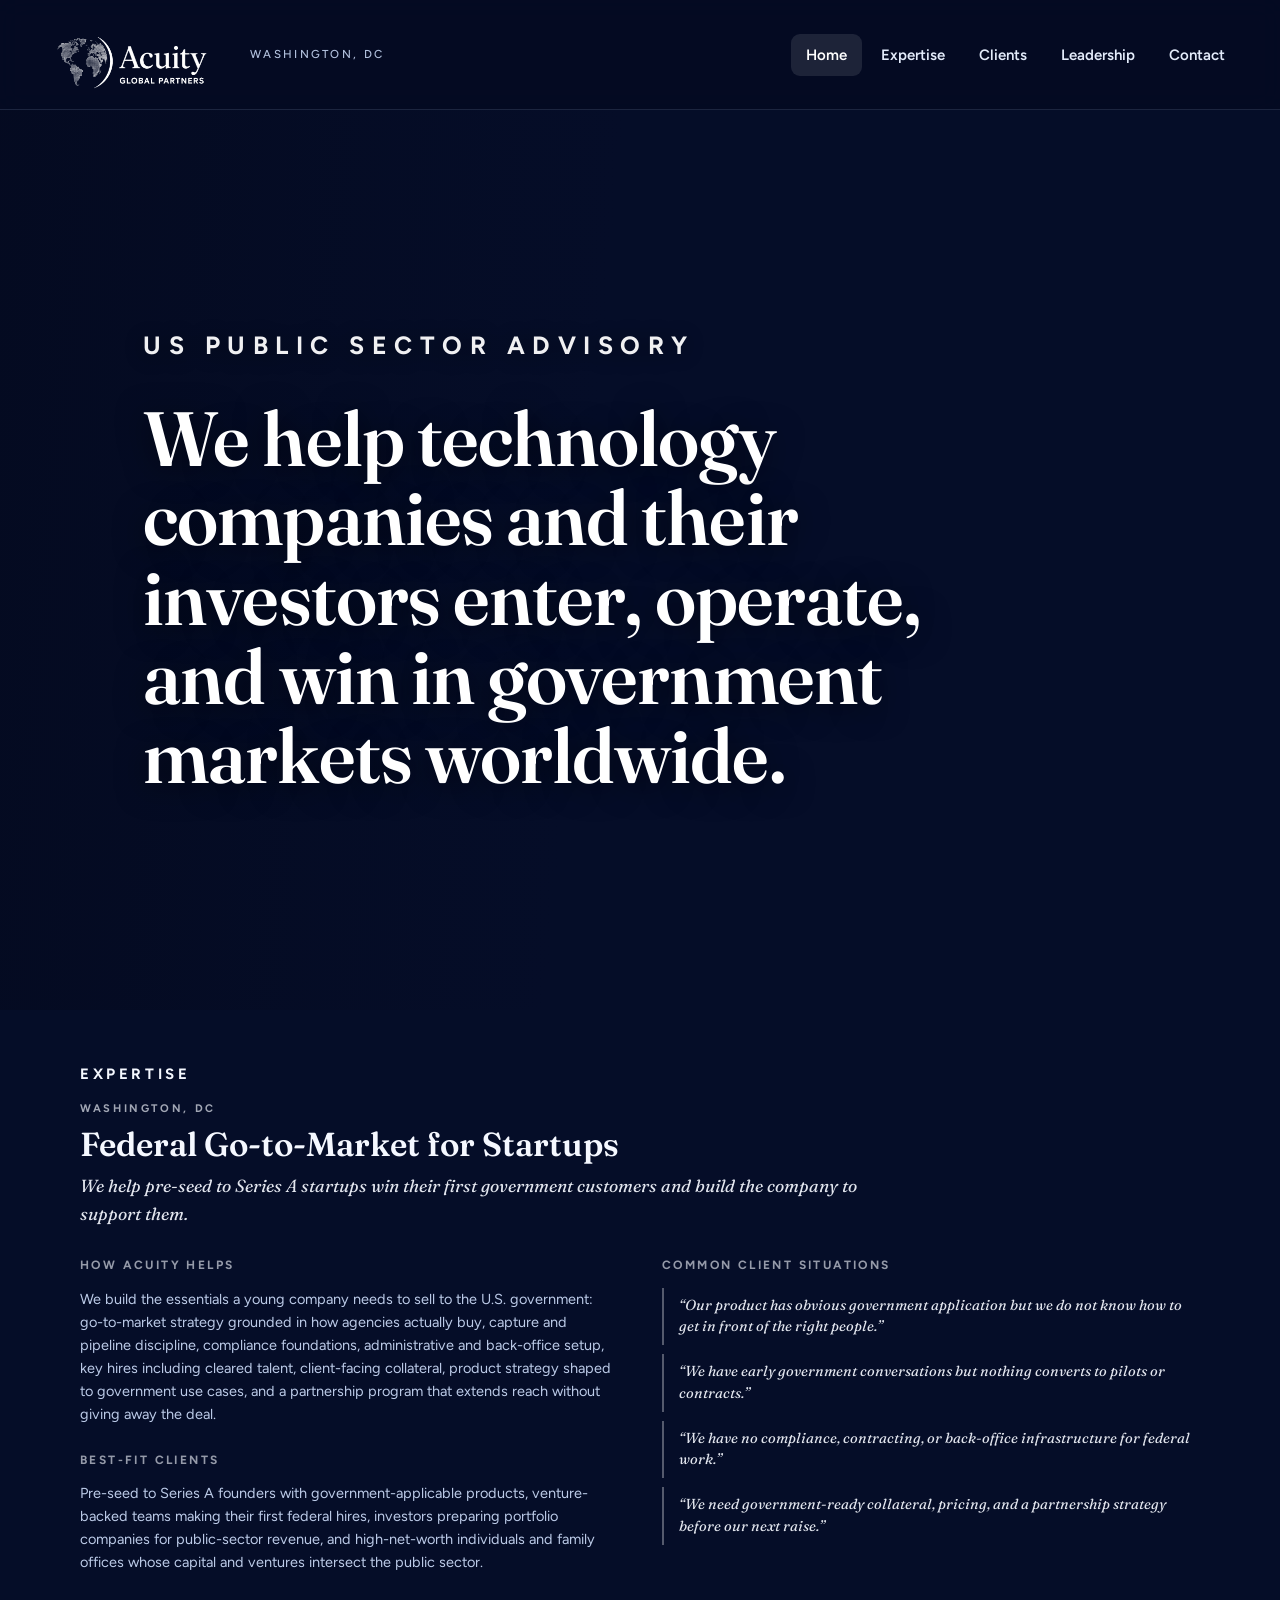
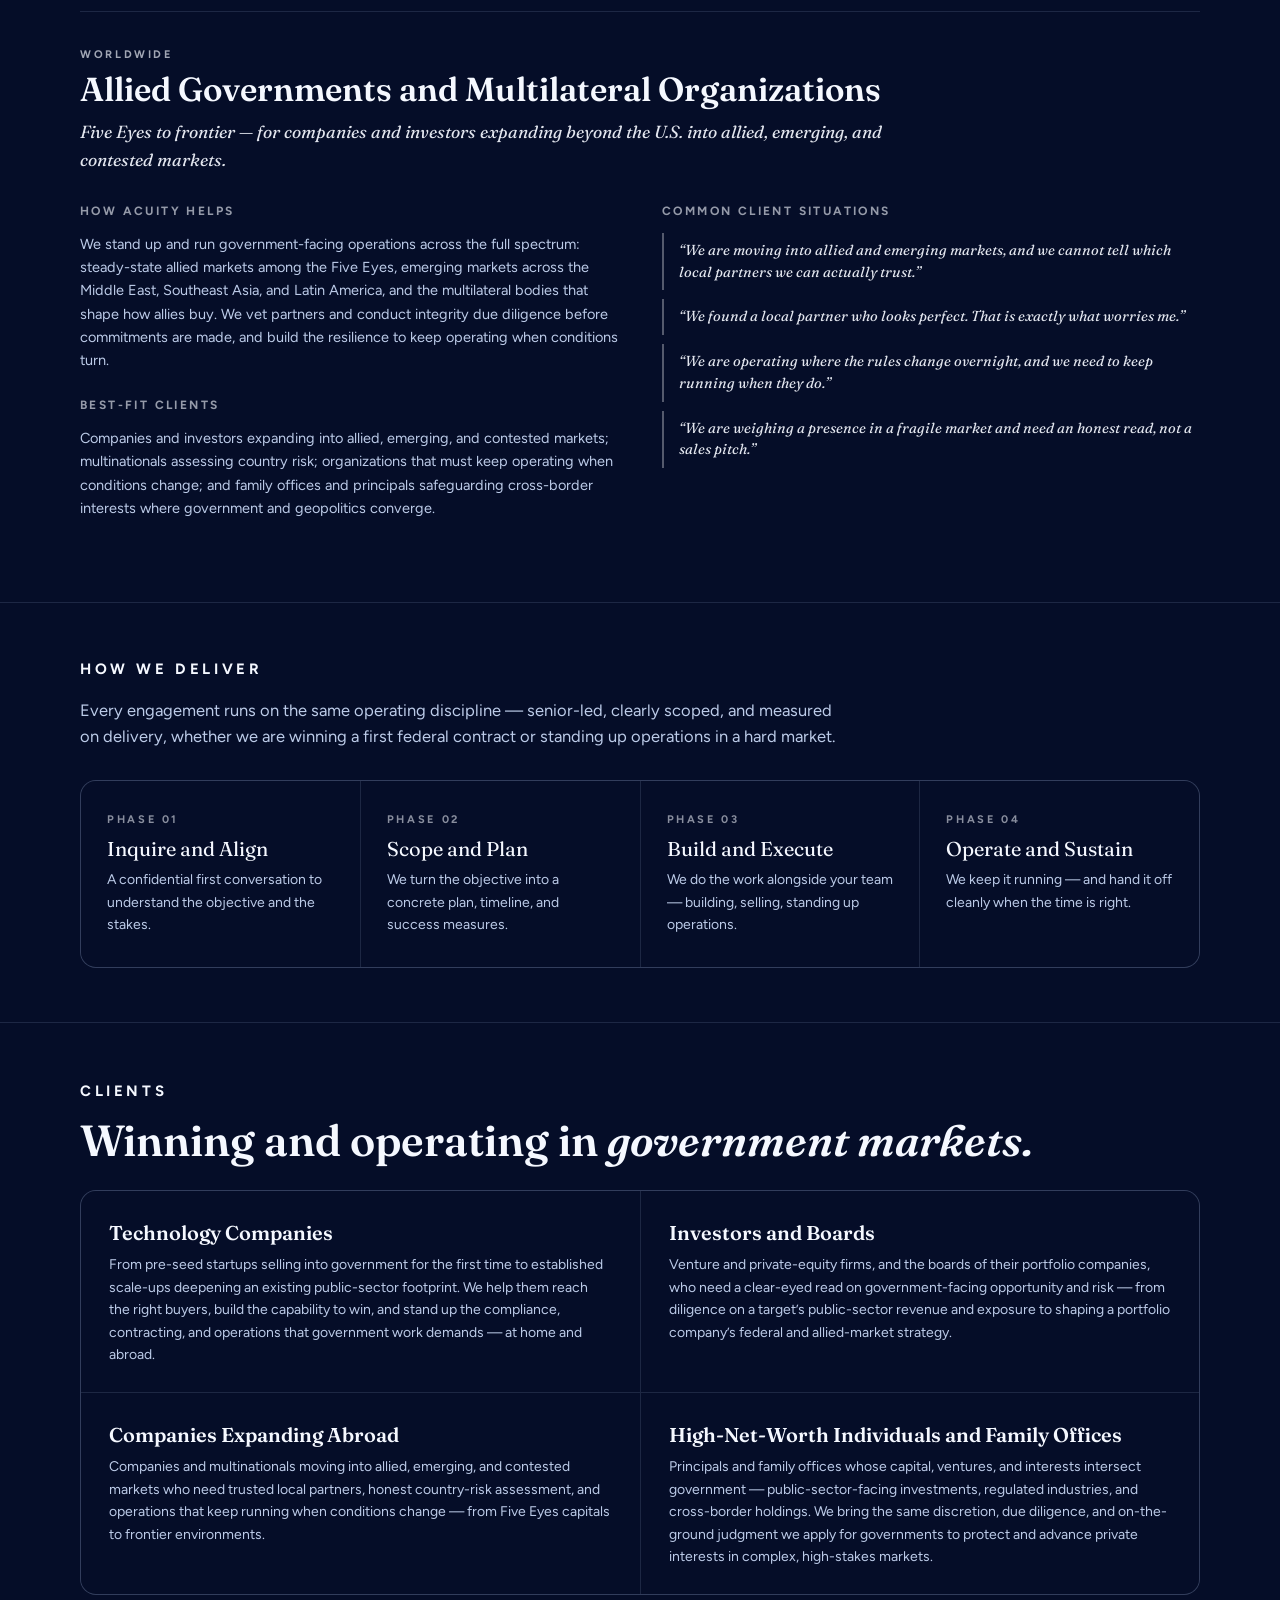
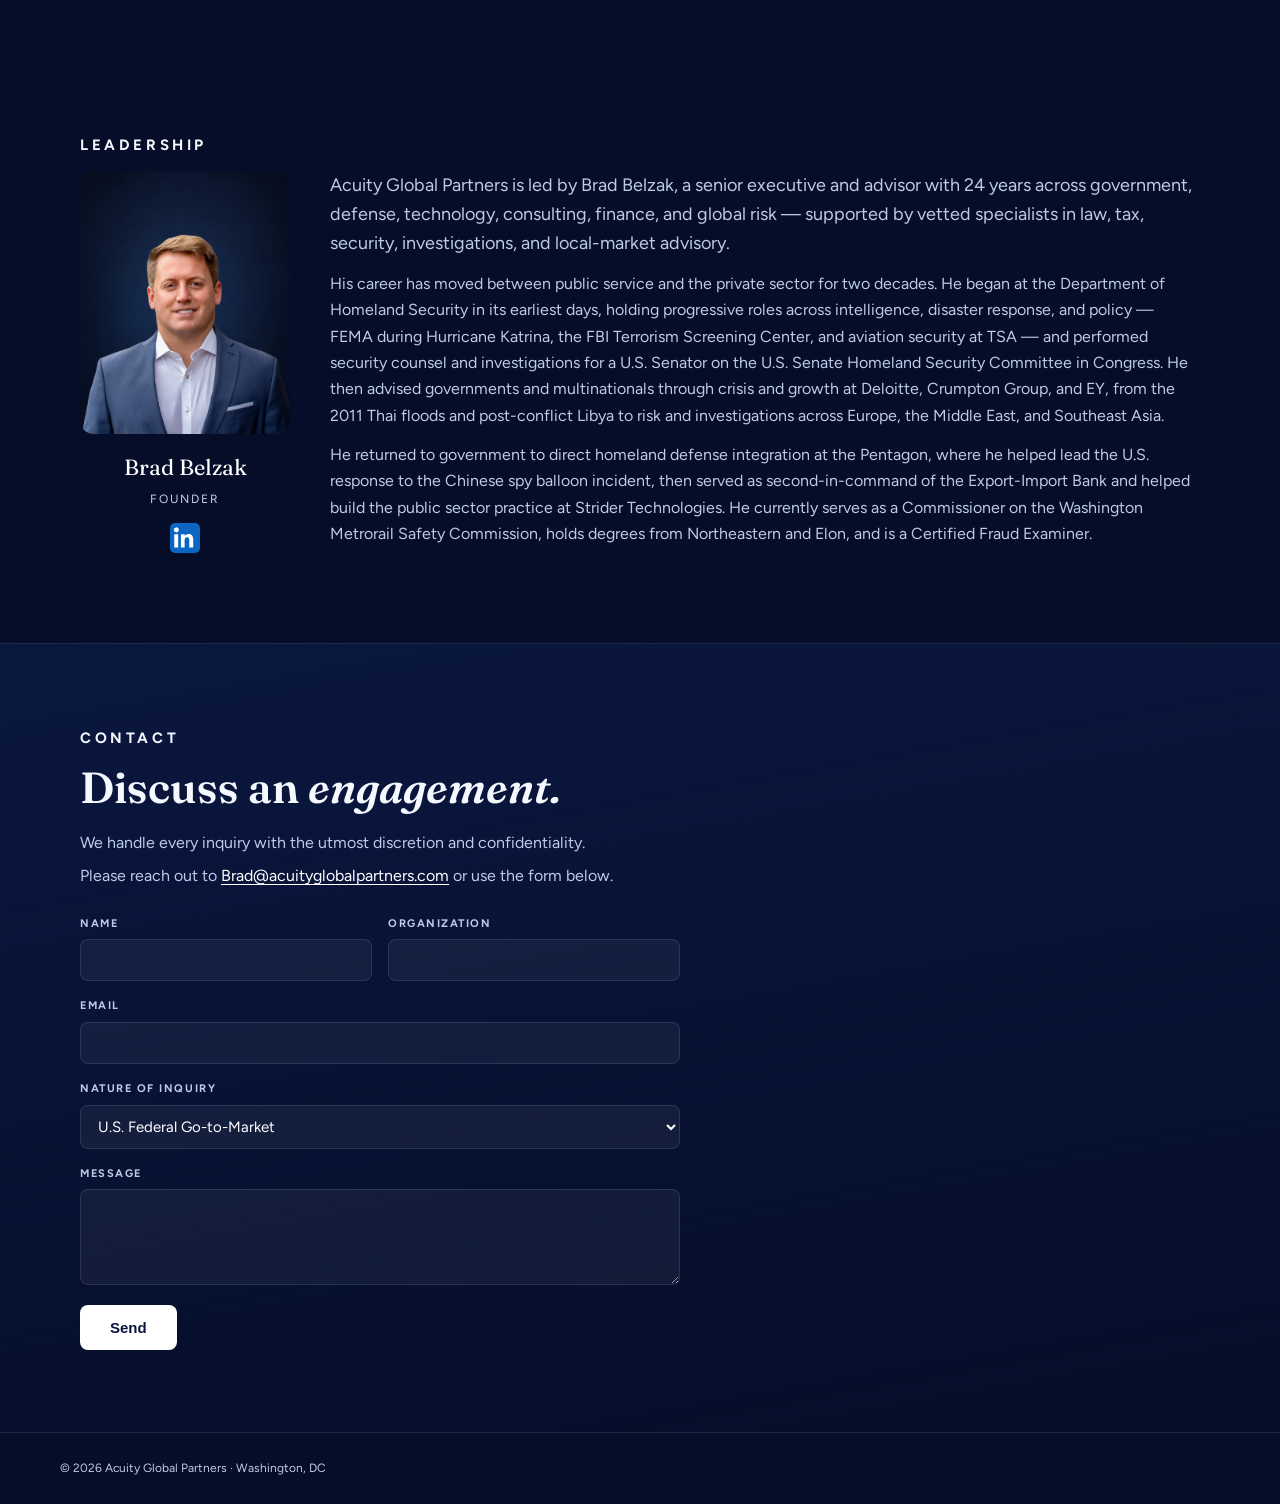
<file: agp/index.html>
<!DOCTYPE html>
<html lang="en">
<head>
<meta charset="utf-8">
<meta name="viewport" content="width=device-width, initial-scale=1">
<title>Acuity Global Partners — US Public Sector Advisory</title>
<meta name="description" content="Acuity Global Partners is a US public sector advisory firm helping technology companies and their investors win and operate in government markets worldwide — U.S. federal go-to-market, allied and multilateral government operations, and country-risk advisory. Led by founder Brad Belzak, Washington, DC.">
<meta name="keywords" content="public sector advisory, government go-to-market, federal go-to-market, GovTech, government market entry, defense technology, allied markets, multilateral operations, country risk advisory, investor due diligence, Washington DC advisory firm">
<meta name="author" content="Acuity Global Partners">
<meta name="robots" content="index, follow, max-image-preview:large">
<meta name="theme-color" content="#050D28">
<link rel="canonical" href="https://acuityglobalpartners.com/">
<link rel="icon" href="data:image/svg+xml,%3Csvg xmlns='http://www.w3.org/2000/svg' viewBox='0 0 32 32'%3E%3Crect width='32' height='32' rx='6' fill='%23050D28'/%3E%3Ctext x='16' y='23' font-family='Georgia,serif' font-size='20' fill='white' text-anchor='middle'%3EA%3C/text%3E%3C/svg%3E">
<meta property="og:type" content="website">
<meta property="og:site_name" content="Acuity Global Partners">
<meta property="og:title" content="Acuity Global Partners — US Public Sector Advisory">
<meta property="og:description" content="We help technology companies and their investors enter, operate, and win in government markets worldwide.">
<meta property="og:url" content="https://acuityglobalpartners.com/">
<meta property="og:image" content="https://acuityglobalpartners.com/agp/assets/agp-logo-white.png">
<meta property="og:locale" content="en_US">
<meta name="twitter:card" content="summary_large_image">
<meta name="twitter:title" content="Acuity Global Partners — US Public Sector Advisory">
<meta name="twitter:description" content="We help technology companies and their investors enter, operate, and win in government markets worldwide.">
<meta name="twitter:image" content="https://acuityglobalpartners.com/agp/assets/agp-logo-white.png">
<script type="application/ld+json">
{
  "@context": "https://schema.org",
  "@type": "ProfessionalService",
  "name": "Acuity Global Partners",
  "alternateName": "AGP",
  "url": "https://acuityglobalpartners.com/",
  "logo": "https://acuityglobalpartners.com/agp/assets/agp-logo-white.png",
  "image": "https://acuityglobalpartners.com/agp/assets/agp-logo-white.png",
  "description": "US public sector advisory. Acuity Global Partners helps technology companies and their investors win and operate in government markets worldwide.",
  "slogan": "US Public Sector Advisory",
  "email": "Brad@acuityglobalpartners.com",
  "founder": {
    "@type": "Person",
    "name": "Brad Belzak",
    "jobTitle": "Founder",
    "sameAs": "https://www.linkedin.com/in/bradbelzak/"
  },
  "address": {
    "@type": "PostalAddress",
    "addressLocality": "Washington",
    "addressRegion": "DC",
    "addressCountry": "US"
  },
  "areaServed": "Worldwide",
  "knowsAbout": [
    "Public sector go-to-market",
    "U.S. federal contracting",
    "Government market entry",
    "Allied and multilateral government operations",
    "Country risk advisory",
    "Investor due diligence"
  ]
}
</script>
<link rel="preconnect" href="https://fonts.googleapis.com">
<link rel="preconnect" href="https://fonts.gstatic.com" crossorigin>
<link href="https://fonts.googleapis.com/css2?family=Fraunces:ital,opsz,wght@0,9..144,500;0,9..144,600;0,9..144,700;1,9..144,500&family=Figtree:wght@400;500;600;700&display=swap" rel="stylesheet">
<style>
:root{--bg:#050D28;--fg:#F5F8FF;--dim:#BCCBE8;--line:rgba(190,215,255,.13);--line2:rgba(255,255,255,.35);--sidebg:#040B22;--card:linear-gradient(170deg,#0A173F,transparent);--glow:rgba(255,255,255,.35)}
*{margin:0;padding:0;box-sizing:border-box}
html{scroll-behavior:smooth}
body{font-family:'Figtree',sans-serif;background:var(--bg);color:var(--fg);line-height:1.6;overflow-x:clip}
h1,h2,h3{font-family:'Fraunces',Georgia,serif;font-weight:600;line-height:1.1}
a{color:var(--fg);text-decoration:none}

/* ===== Top navigation ===== */
.topbar{position:sticky;top:0;z-index:120;display:flex;align-items:center;justify-content:space-between;padding:12px 40px;background:rgba(4,11,34,.78);backdrop-filter:blur(12px);border-bottom:1px solid var(--line)}
.brand{display:inline-block;background:transparent;line-height:0}
.brand-logo{display:block;width:100%;max-width:184px}
.brand-group{display:flex;align-items:center;gap:26px}
.loc{font-size:11.5px;font-weight:500;letter-spacing:.2em;text-transform:uppercase;color:var(--dim);opacity:.95;white-space:nowrap}
@media(max-width:700px){.brand-group{flex-direction:column;align-items:flex-start;gap:7px}.loc{padding-left:2px}}
.topbar nav{display:flex;align-items:center;gap:4px}
.topbar nav a{color:#E4ECFB;font-size:15px;font-weight:600;padding:9px 15px;border-radius:9px;transition:all .2s}
.topbar nav a:hover,.topbar nav a.active{color:#fff;background:rgba(255,255,255,.1)}
.navtoggle{display:none;background:none;border:none;cursor:pointer;padding:8px;margin:-8px}
.navtoggle span{display:block;width:25px;height:2px;background:#fff;margin:6px 0;transition:transform .25s,opacity .25s}
.navtoggle.x span:nth-child(1){transform:translateY(8px) rotate(45deg)}
.navtoggle.x span:nth-child(2){opacity:0}
.navtoggle.x span:nth-child(3){transform:translateY(-8px) rotate(-45deg)}
@media(max-width:900px){
  .topbar{padding:12px 18px}
  .navtoggle{display:block}
  .topbar nav{position:absolute;top:100%;left:0;right:0;flex-direction:column;align-items:stretch;gap:2px;background:rgba(4,11,34,.98);backdrop-filter:blur(12px);border-bottom:1px solid var(--line);padding:10px 14px 16px;display:none}
  .topbar nav.open{display:flex}
  .topbar nav a{font-size:17px;padding:13px 12px}
}

section{padding:82px 60px}
#services{padding-top:52px}
.wrap{max-width:1120px;margin:0 auto}
.label{font-size:15px;font-weight:700;letter-spacing:.24em;text-transform:uppercase;color:var(--fg);opacity:.85;margin-bottom:14px}
h2.t{font-size:clamp(30px,3.4vw,46px);margin-bottom:18px}
h2.t em,.hero h1 em{font-style:italic}
.dimp{color:var(--dim)}
.rv{opacity:0;transform:translateY(50px);transition:opacity .75s,transform .75s cubic-bezier(.16,1,.3,1)}
.rv.go{opacity:1;transform:none}
@media(max-width:900px){section{padding:56px 22px}}

.col .k,.special .k{font-size:11px;font-weight:700;letter-spacing:.24em;text-transform:uppercase;color:var(--fg);opacity:.65}
.contact{background:var(--card);border-top:1px solid var(--line)}
footer{padding:26px 60px;border-top:1px solid var(--line);color:var(--dim);font-size:12px}

/* ===== Hero (single) ===== */
.hero{position:relative;min-height:100vh;display:flex;align-items:center;justify-content:flex-start;overflow:hidden}
.hero video.bg{position:absolute;inset:0;width:100%;height:100%;object-fit:cover;filter:brightness(1.03)}
.hero .tint{position:absolute;inset:0;background:linear-gradient(95deg,rgba(4,10,32,.9) 0%,rgba(5,13,40,.62) 46%,rgba(5,13,40,.32) 100%)}
.htitle{position:relative;z-index:3;text-align:left;padding:5vh 6.5vw;max-width:1180px}
.htitle .gpsa{font-size:clamp(16px,2vw,25px);font-weight:700;letter-spacing:.3em;text-transform:uppercase;color:#fff;opacity:.94;margin:0 0 34px;text-shadow:0 2px 22px rgba(0,0,0,.6)}
.htitle h1{font-size:clamp(38px,6vw,82px);color:#fff;text-shadow:0 4px 30px rgba(0,0,0,.6);max-width:17ch;margin:0;line-height:1.03;letter-spacing:-.012em}
.htitle .hsub{font-size:clamp(14px,1.35vw,17.5px);color:#C9D6EF;margin:22px 0 0;max-width:560px;line-height:1.5;text-shadow:0 2px 20px rgba(0,0,0,.6)}
@media(max-width:700px){.hero{min-height:88vh}.htitle{padding:4vh 22px}.htitle .gpsa{margin:0 0 34px}.htitle h1{font-size:clamp(34px,10vw,52px);max-width:none}}

.svcbody{color:var(--dim);font-size:14.5px}
.ledex{color:var(--dim);max-width:760px;font-size:16.5px;margin-top:10px}

/* ===== Who We Serve / Clients ===== */
.serve{display:grid;grid-template-columns:repeat(2,1fr);gap:1px;margin-top:26px;background:var(--line);border:1px solid var(--line);border-radius:16px;overflow:hidden}
.serve div{background:var(--bg);padding:26px 28px}
.serve b{display:block;font-family:'Fraunces',Georgia,serif;font-weight:600;font-size:20px;margin-bottom:5px;color:var(--fg)}
.serve p{color:var(--dim);font-size:14px;margin:0}
@media(max-width:900px){.serve{grid-template-columns:1fr}}

/* ===== Leadership ===== */
.wa-lead{color:var(--dim);font-size:18px;line-height:1.6;max-width:880px}
.wa-narr{color:var(--dim);font-size:16px;line-height:1.65;max-width:880px;margin-top:13px}
.wa-narr b{color:var(--fg);font-weight:600}
.wa-top{display:grid;grid-template-columns:210px 1fr;gap:40px;align-items:start;margin-top:8px}
.portrait{max-width:210px;text-align:center}
.phimg{width:100%;aspect-ratio:4/5;object-fit:cover;object-position:center 18%;border-radius:14px;background:#0A173F;display:block}
.pname{font-family:'Fraunces',Georgia,serif;font-size:22px;color:#fff;margin-top:16px;text-align:center}
.ptitle{font-size:12px;letter-spacing:.16em;text-transform:uppercase;color:#C6D4EF;margin-top:5px;text-align:center}
.li-icon{display:inline-flex;margin-top:14px;border-radius:4px;overflow:hidden;transition:opacity .2s}
.li-icon:hover{opacity:.85}
@media(max-width:900px){.wa-top{grid-template-columns:1fr}.portrait{max-width:210px;margin:0 auto}}

/* ===== Expertise ===== */
.svc-detail{border-top:1px solid var(--line);margin-top:36px;padding-top:34px}
.svc-detail:first-of-type{border-top:0;margin-top:10px;padding-top:0}
.svc-detail .k{font-size:11px;font-weight:700;letter-spacing:.24em;text-transform:uppercase;color:var(--fg);opacity:.65;margin-bottom:8px}
.svc-detail h3{font-size:clamp(24px,2.6vw,38px);margin-bottom:10px}
.svc-detail .one{color:var(--fg);opacity:.92;font-size:17.5px;max-width:840px;font-family:'Fraunces',Georgia,serif;font-style:italic}
.svc-grid{display:grid;grid-template-columns:1fr 1fr;gap:44px;margin-top:28px}
.svc-grid>div:first-child{order:2}.svc-grid>div:nth-child(2){order:1}
.svc-detail h4{font-family:'Figtree',sans-serif;font-size:12px;font-weight:700;letter-spacing:.2em;text-transform:uppercase;color:var(--fg);opacity:.6;margin:24px 0 12px}
.svc-detail h4:first-child{margin-top:0}
.sit blockquote{font-family:'Fraunces',Georgia,serif;font-style:italic;font-size:14.5px;line-height:1.5;color:var(--fg);opacity:.92;padding:7px 0 7px 15px;border-left:2px solid var(--line2);margin:0 0 9px}
.svc-detail .body{color:var(--dim);font-size:14.5px}
@media(max-width:900px){.svc-grid{grid-template-columns:1fr}}

/* ===== How We Deliver (compact) ===== */
.deliver{padding:54px 60px;border-block:1px solid var(--line)}
.dphases{display:grid;grid-template-columns:repeat(4,1fr);gap:1px;margin-top:30px;background:var(--line);border:1px solid var(--line);border-radius:16px;overflow:hidden}
.dstep{background:var(--bg);padding:30px 26px}
.dstep .dnum{font-size:11px;font-weight:700;letter-spacing:.24em;text-transform:uppercase;color:var(--fg);opacity:.55}
.dstep .dname{font-family:'Fraunces',Georgia,serif;font-size:20px;color:var(--fg);margin:9px 0 9px;line-height:1.15}
.dstep .dliner{color:var(--dim);font-size:14px;margin:0}
@media(max-width:900px){.deliver{padding:56px 22px}.dphases{grid-template-columns:1fr}}

/* ===== Contact ===== */
.mail-icon{display:inline-flex;color:#fff;transition:color .2s}
.mail-icon:hover{color:#9FB2D8}
.mail-text{font-family:'Fraunces',Georgia,serif;font-size:19px;color:#fff;border-bottom:1px solid var(--line2);padding-bottom:2px;transition:border-color .2s,opacity .2s}
.mail-text:hover{border-color:#fff;opacity:.9}

/* ===== Modal ===== */
.modal{position:fixed;inset:0;z-index:300;display:none}
.modal.open{display:block}
.modal-backdrop{position:absolute;inset:0;background:rgba(3,8,26,.72);backdrop-filter:blur(5px)}
.modal-card{position:absolute;top:50%;left:50%;transform:translate(-50%,-50%);width:min(580px,92vw);max-height:92vh;overflow:auto;background:#0A173F;border:1px solid var(--line);border-radius:16px;padding:42px 44px}
.modal-x{position:absolute;top:14px;right:18px;background:none;border:none;color:var(--dim);font-size:28px;cursor:pointer;line-height:1}
.modal-x:hover{color:#fff}
.modal-h{font-family:'Fraunces',Georgia,serif;font-size:30px;color:#fff;margin:6px 0 8px}
.modal-sub{color:var(--dim);font-size:14px;margin-bottom:24px;max-width:440px}
#contactForm label{display:block;font-size:11px;font-weight:700;letter-spacing:.14em;text-transform:uppercase;color:var(--dim);margin-bottom:16px}
#contactForm input,#contactForm select,#contactForm textarea{display:block;width:100%;margin-top:7px;background:rgba(255,255,255,.05);border:1px solid var(--line);border-radius:8px;padding:11px 13px;color:#fff;font-family:'Figtree',sans-serif;font-size:15px;text-transform:none;letter-spacing:0}
#contactForm input:focus,#contactForm select:focus,#contactForm textarea:focus{outline:none;border-color:rgba(255,255,255,.55)}
#contactForm select option{color:#0A1440}
.f-row{display:grid;grid-template-columns:1fr 1fr;gap:16px}
.modal-send{background:#fff;color:#0A1440;border:none;border-radius:8px;padding:14px 30px;font-weight:700;font-size:15px;cursor:pointer;margin-top:4px;transition:opacity .2s}
.modal-send:hover{opacity:.9}
.modal-note{font-size:12px;color:var(--dim);margin-top:14px}
@media(max-width:600px){.f-row{grid-template-columns:1fr}.modal-card{padding:28px 22px}}
</style>
</head>
<body>

<header class="topbar">
  <div class="brand-group">
    <a class="brand" href="#top" aria-label="Acuity Global Partners home"><img class="brand-logo" src="assets/agp-logo-white.png" alt="Acuity Global Partners"></a>
    <span class="loc">Washington, DC</span>
  </div>
  <button class="navtoggle" aria-label="Menu" aria-expanded="false" aria-controls="primary-nav"><span></span><span></span><span></span></button>
  <nav id="primary-nav">
    <a href="#top">Home</a>
    <a href="#services">Expertise</a>
    <a href="#who">Clients</a>
    <a href="#about">Leadership</a>
    <a href="#contact">Contact</a>
  </nav>
</header>

<section class="hero" id="top">
  <video class="bg" src="assets/hero-dc.mp4?v=1" autoplay loop muted playsinline></video>
  <div class="tint"></div>
  <div class="htitle">
    <p class="gpsa">US Public Sector Advisory</p>
    <h1>We help technology companies and their investors enter, operate, and win in government markets worldwide.</h1>
  </div>
</section>

<section id="services">
  <div class="wrap">
    <p class="label rv">Expertise</p>

    <div class="svc-detail rv">
      <p class="k">Washington, DC</p>
      <h3>Federal Go-to-Market for Startups</h3>
      <p class="one">We help pre-seed to Series A startups win their first government customers and build the company to support them.</p>
      <div class="svc-grid">
        <div>
          <h4>Common Client Situations</h4>
          <div class="sit">
            <blockquote>&#8220;Our product has obvious government application but we do not know how to get in front of the right people.&#8221;</blockquote>
            <blockquote>&#8220;We have early government conversations but nothing converts to pilots or contracts.&#8221;</blockquote>
            <blockquote>&#8220;We have no compliance, contracting, or back-office infrastructure for federal work.&#8221;</blockquote>
            <blockquote>&#8220;We need government-ready collateral, pricing, and a partnership strategy before our next raise.&#8221;</blockquote>
          </div>
        </div>
        <div>
          <h4>How Acuity Helps</h4>
          <p class="body">We build the essentials a young company needs to sell to the U.S. government: go-to-market strategy grounded in how agencies actually buy, capture and pipeline discipline, compliance foundations, administrative and back-office setup, key hires including cleared talent, client-facing collateral, product strategy shaped to government use cases, and a partnership program that extends reach without giving away the deal.</p>
          <h4>Best-Fit Clients</h4>
          <p class="body">Pre-seed to Series A founders with government-applicable products, venture-backed teams making their first federal hires, investors preparing portfolio companies for public-sector revenue, and high-net-worth individuals and family offices whose capital and ventures intersect the public sector.</p>
        </div>
      </div>
    </div>

    <div class="svc-detail rv">
      <p class="k">Worldwide</p>
      <h3>Allied Governments and Multilateral Organizations</h3>
      <p class="one">Five Eyes to frontier &#8212; for companies and investors expanding beyond the U.S. into allied, emerging, and contested markets.</p>
      <div class="svc-grid">
        <div>
          <h4>Common Client Situations</h4>
          <div class="sit">
            <blockquote>&#8220;We are moving into allied and emerging markets, and we cannot tell which local partners we can actually trust.&#8221;</blockquote>
            <blockquote>&#8220;We found a local partner who looks perfect. That is exactly what worries me.&#8221;</blockquote>
            <blockquote>&#8220;We are operating where the rules change overnight, and we need to keep running when they do.&#8221;</blockquote>
            <blockquote>&#8220;We are weighing a presence in a fragile market and need an honest read, not a sales pitch.&#8221;</blockquote>
          </div>
        </div>
        <div>
          <h4>How Acuity Helps</h4>
          <p class="body">We stand up and run government-facing operations across the full spectrum: steady-state allied markets among the Five Eyes, emerging markets across the Middle East, Southeast Asia, and Latin America, and the multilateral bodies that shape how allies buy. We vet partners and conduct integrity due diligence before commitments are made, and build the resilience to keep operating when conditions turn.</p>
          <h4>Best-Fit Clients</h4>
          <p class="body">Companies and investors expanding into allied, emerging, and contested markets; multinationals assessing country risk; organizations that must keep operating when conditions change; and family offices and principals safeguarding cross-border interests where government and geopolitics converge.</p>
        </div>
      </div>
    </div>
  </div>
</section>

<section class="deliver" id="deliver">
  <div class="wrap">
    <p class="label rv">How We Deliver</p>
    <p class="ledex rv" style="margin-top:16px">Every engagement runs on the same operating discipline &#8212; senior-led, clearly scoped, and measured on delivery, whether we are winning a first federal contract or standing up operations in a hard market.</p>
    <div class="dphases rv">
      <div class="dstep"><p class="dnum">Phase 01</p><p class="dname">Inquire and Align</p><p class="dliner">A confidential first conversation to understand the objective and the stakes.</p></div>
      <div class="dstep"><p class="dnum">Phase 02</p><p class="dname">Scope and Plan</p><p class="dliner">We turn the objective into a concrete plan, timeline, and success measures.</p></div>
      <div class="dstep"><p class="dnum">Phase 03</p><p class="dname">Build and Execute</p><p class="dliner">We do the work alongside your team &#8212; building, selling, standing up operations.</p></div>
      <div class="dstep"><p class="dnum">Phase 04</p><p class="dname">Operate and Sustain</p><p class="dliner">We keep it running &#8212; and hand it off cleanly when the time is right.</p></div>
    </div>
  </div>
</section>

<section id="who" style="padding-top:56px">
  <div class="wrap">
    <p class="label rv">Clients</p>
    <h2 class="t rv">Winning and operating in <em>government markets.</em></h2>
    <div class="serve rv">
      <div><b>Technology Companies</b><p>From pre-seed startups selling into government for the first time to established scale-ups deepening an existing public-sector footprint. We help them reach the right buyers, build the capability to win, and stand up the compliance, contracting, and operations that government work demands &#8212; at home and abroad.</p></div>
      <div><b>Investors and Boards</b><p>Venture and private-equity firms, and the boards of their portfolio companies, who need a clear-eyed read on government-facing opportunity and risk &#8212; from diligence on a target&#8217;s public-sector revenue and exposure to shaping a portfolio company&#8217;s federal and allied-market strategy.</p></div>
      <div><b>Companies Expanding Abroad</b><p>Companies and multinationals moving into allied, emerging, and contested markets who need trusted local partners, honest country-risk assessment, and operations that keep running when conditions change &#8212; from Five Eyes capitals to frontier environments.</p></div>
      <div><b>High-Net-Worth Individuals and Family Offices</b><p>Principals and family offices whose capital, ventures, and interests intersect government &#8212; public-sector-facing investments, regulated industries, and cross-border holdings. We bring the same discretion, due diligence, and on-the-ground judgment we apply for governments to protect and advance private interests in complex, high-stakes markets.</p></div>
    </div>
  </div>
</section>

<section id="about" style="padding-top:56px">
  <div class="wrap">
    <p class="label rv">Leadership</p>
    <div class="wa-top rv">
      <div class="portrait">
        <img class="phimg" src="assets/headshot-clean.jpg?v=navy" alt="Brad Belzak">
        <p class="pname">Brad Belzak</p>
        <p class="ptitle">Founder</p>
        <a href="https://www.linkedin.com/in/bradbelzak/" target="_blank" rel="noopener" class="li-icon" aria-label="Brad Belzak on LinkedIn"><svg viewBox="0 0 24 24" width="30" height="30" aria-hidden="true"><rect width="24" height="24" rx="4" fill="#0A66C2"/><path fill="#fff" d="M4.98 3.5a2.001 2.001 0 1 1-.02 4.001 2.001 2.001 0 0 1 .02-4.001zM3.4 9h3.16v10.5H3.4V9zm5.34 0h3.03v1.43h.04c.42-.8 1.45-1.64 2.98-1.64 3.19 0 3.78 2.1 3.78 4.83v5.88h-3.15v-5.21c0-1.24-.02-2.84-1.73-2.84-1.73 0-2 1.35-2 2.75v5.3H8.74V9z"/></svg></a>
      </div>
      <div class="wa-body">
        <p class="wa-lead">Acuity Global Partners is led by Brad Belzak, a senior executive and advisor with 24 years across government, defense, technology, consulting, finance, and global risk &#8212; supported by vetted specialists in law, tax, security, investigations, and local-market advisory.</p>
        <p class="wa-narr">His career has moved between public service and the private sector for two decades. He began at the Department of Homeland Security in its earliest days, holding progressive roles across intelligence, disaster response, and policy &#8212; FEMA during Hurricane Katrina, the FBI Terrorism Screening Center, and aviation security at TSA &#8212; and performed security counsel and investigations for a U.S. Senator on the U.S. Senate Homeland Security Committee in Congress. He then advised governments and multinationals through crisis and growth at Deloitte, Crumpton Group, and EY, from the 2011 Thai floods and post-conflict Libya to risk and investigations across Europe, the Middle East, and Southeast Asia.</p>
        <p class="wa-narr">He returned to government to direct homeland defense integration at the Pentagon, where he helped lead the U.S. response to the Chinese spy balloon incident, then served as second-in-command of the Export-Import Bank and helped build the public sector practice at Strider Technologies. He currently serves as a Commissioner on the Washington Metrorail Safety Commission, holds degrees from Northeastern and Elon, and is a Certified Fraud Examiner.</p>
      </div>
    </div>
  </div>
</section>

<section id="contact" class="contact">
  <div class="wrap">
    <p class="label rv">Contact</p>
    <h2 class="t rv">Discuss an <em>engagement.</em></h2>
    <p class="modal-sub rv" style="font-size:16px;max-width:540px;margin-bottom:8px">We handle every inquiry with the utmost discretion and confidentiality.</p>
    <p class="modal-sub rv" style="font-size:16px;max-width:560px;margin-bottom:26px">Please reach out to <a href="mailto:Brad@acuityglobalpartners.com?subject=Engagement%20Inquiry" style="color:#fff;text-decoration:underline;text-underline-offset:3px">Brad@acuityglobalpartners.com</a> or use the form below.</p>
    <form id="contactForm" class="rv" style="max-width:600px">
      <div class="f-row">
        <label>Name<input name="name" required></label>
        <label>Organization<input name="org"></label>
      </div>
      <label>Email<input type="email" name="email" required></label>
      <label>Nature of inquiry
        <select name="inquiry">
          <option>U.S. Federal Go-to-Market</option>
          <option>Allied Governments and Multilateral Organizations</option>
          <option>Investor diligence</option>
          <option>Other</option>
        </select>
      </label>
      <label>Message<textarea name="message" rows="4"></textarea></label>
      <button type="submit" class="modal-send">Send</button>
    </form>
  </div>
</section>

<footer>&#169; 2026 Acuity Global Partners &#183; Washington, DC</footer>

<script>
var io=new IntersectionObserver(function(es){es.forEach(function(e){if(e.isIntersecting){e.target.classList.add('go');io.unobserve(e.target)}})},{threshold:.2});
document.querySelectorAll('.rv').forEach(function(el){io.observe(el)});

/* offset anchor scrolls to land just below the sticky bar */
(function(){
  var bar=document.querySelector('.topbar');
  function setPad(){document.documentElement.style.scrollPaddingTop=(Math.round(bar.getBoundingClientRect().height)-1)+'px';}
  setPad();
  window.addEventListener('resize',setPad);
  window.addEventListener('load',setPad);
  var logo=document.querySelector('.brand-logo');
  if(logo&&!logo.complete)logo.addEventListener('load',setPad);
  if(document.fonts&&document.fonts.ready)document.fonts.ready.then(setPad);
})();

/* mobile hamburger */
(function(){
  var btn=document.querySelector('.navtoggle'),nav=document.getElementById('primary-nav');
  if(!btn||!nav)return;
  btn.addEventListener('click',function(){
    var open=nav.classList.toggle('open');
    btn.classList.toggle('x',open);
    btn.setAttribute('aria-expanded',open?'true':'false');
  });
  nav.querySelectorAll('a').forEach(function(a){a.addEventListener('click',function(){
    nav.classList.remove('open');btn.classList.remove('x');btn.setAttribute('aria-expanded','false');
  });});
})();

/* scrollspy */
(function(){
  var ids=['top','services','deliver','who','about','contact'];
  var secs=ids.map(function(id){return document.getElementById(id)}).filter(Boolean);
  function setActive(id){document.querySelectorAll('#primary-nav a').forEach(function(a){a.classList.toggle('active',a.getAttribute('href')==='#'+id)})}
  var spy=new IntersectionObserver(function(es){es.forEach(function(e){if(e.isIntersecting)setActive(e.target.id)})},{rootMargin:'-45% 0px -50% 0px',threshold:0});
  secs.forEach(function(sec){spy.observe(sec)});
  setActive('top');
})();

/* contact form (inline) */
(function(){
  var form=document.getElementById('contactForm');
  if(!form)return;
  form.addEventListener('submit',function(e){
    e.preventDefault();
    var d=new FormData(form);
    var subj='Engagement Inquiry — '+(d.get('name')||'');
    var body='Name: '+(d.get('name')||'')+'\nOrganization: '+(d.get('org')||'')+'\nEmail: '+(d.get('email')||'')+'\nNature of inquiry: '+(d.get('inquiry')||'')+'\n\n'+(d.get('message')||'');
    window.location.href='mailto:Brad@acuityglobalpartners.com?subject='+encodeURIComponent(subj)+'&body='+encodeURIComponent(body);
  });
})();
</script>
</body>
</html>
</file>
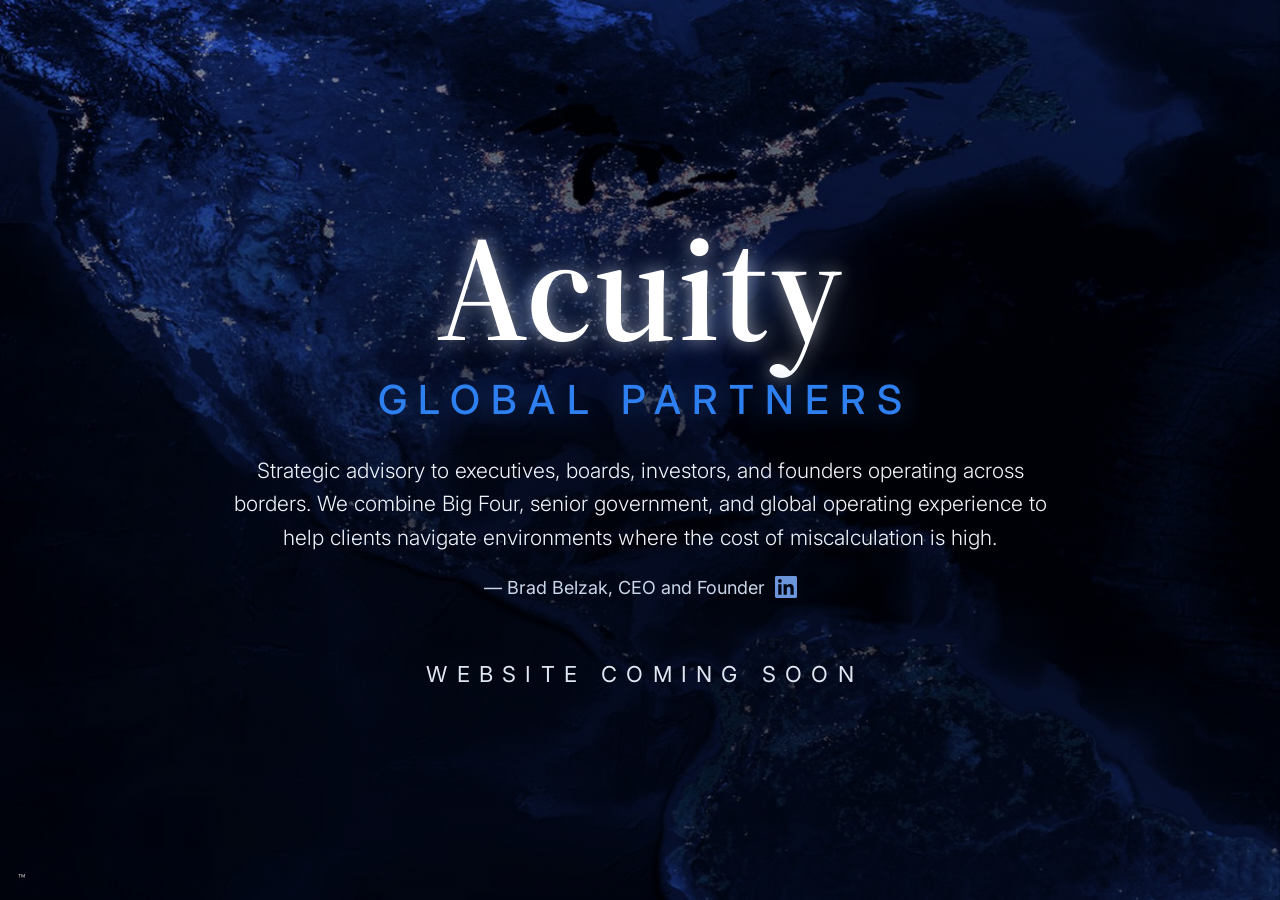
<file: agp/splash-backup.html>
<!DOCTYPE html>
<html lang="en">
<head>
<meta charset="UTF-8">
<meta name="viewport" content="width=device-width, initial-scale=1.0">
<title>Acuity Global Partners</title>
<meta name="description" content="Acuity Global Partners. Strategic advisory to executives, boards, investors, and founders operating across borders. Website coming soon.">
<link rel="preconnect" href="https://fonts.googleapis.com">
<link rel="preconnect" href="https://fonts.gstatic.com" crossorigin>
<link href="https://fonts.googleapis.com/css2?family=Source+Serif+4:wght@600&family=Inter:wght@300;400;500&display=swap" rel="stylesheet">
<style>
  * { margin:0; padding:0; box-sizing:border-box; }
  html, body { height:100%; background:#000205; overflow:hidden; }

  .earth {
    position:fixed; top:0; left:50%;
    width:max(100vw, 140vh);
    transform:translateX(-50%);
    animation:drift 35s ease-in-out infinite alternate;
    will-change:transform;
    display:block;
  }
  @keyframes drift {
    from { transform:translateX(-50%) translateY(0); }
    to   { transform:translateX(-50%) translateY(calc(100vh - 100%)); }
  }
  @media (prefers-reduced-motion: reduce) { .earth { animation:none; } }

  .shade {
    position:fixed; inset:0; pointer-events:none;
    background:
      radial-gradient(ellipse 130% 90% at 50% -40%, rgba(43,106,255,.30), rgba(43,106,255,0) 55%),
      radial-gradient(ellipse 95% 75% at 50% 55%, rgba(0,2,8,.60), rgba(0,2,8,.20) 62%, rgba(0,2,8,0)),
      linear-gradient(to bottom, rgba(0,2,8,.25), rgba(0,2,8,.5));
  }

  .wrap {
    position:fixed; inset:0;
    display:flex; flex-direction:column;
    align-items:center; justify-content:center;
    text-align:center; padding:0 24px;
  }
  h1 {
    font-family:'Source Serif 4', Georgia, 'Times New Roman', serif;
    font-weight:600; color:#fff;
    font-size:clamp(64px, 13vw, 150px);
    line-height:1;
    text-shadow:0 0 18px rgba(255,255,255,.55), 0 0 60px rgba(120,170,255,.45), 0 0 120px rgba(80,140,255,.3);
    letter-spacing:.01em;
  }
  .gp {
    font-family:'Inter', 'Helvetica Neue', Arial, sans-serif;
    font-weight:500; color:#2e7ff0;
    font-size:clamp(18px, 3.6vw, 40px);
    letter-spacing:.28em; text-indent:.28em;
    text-transform:uppercase;
    margin-top:12px;
    text-shadow:0 0 30px rgba(46,127,240,.5);
  }
  .mission {
    font-family:'Inter', 'Helvetica Neue', Arial, sans-serif;
    font-weight:300; color:#eef3fa;
    font-size:clamp(15px, 1.8vw, 21px);
    line-height:1.6;
    max-width:820px;
    margin-top:30px;
  }
  .byline {
    font-family:'Inter', 'Helvetica Neue', Arial, sans-serif;
    font-weight:400; color:#c9d6ea;
    font-size:clamp(14px, 1.6vw, 18px);
    margin-top:22px;
    display:flex; align-items:center; gap:10px;
  }
  .byline a { display:inline-flex; opacity:.85; transition:opacity .2s; }
  .byline a:hover { opacity:1; }
  .byline svg { width:22px; height:22px; fill:#7fb0ff; display:block; }
  .soon {
    font-family:'Inter', 'Helvetica Neue', Arial, sans-serif;
    font-weight:400; color:#dfe7f2;
    font-size:clamp(13px, 1.9vw, 22px);
    letter-spacing:.42em; text-indent:.42em;
    text-transform:uppercase;
    margin-top:7vh;
  }
  .tm {
    position:fixed; left:18px; bottom:14px;
    font-family:'Inter', Arial, sans-serif;
    color:rgba(255,255,255,.75); font-size:12px; letter-spacing:.05em;
  }
</style>
</head>
<body>
  <img class="earth" alt="The Americas at night from space" src="[data-uri]">
  <div class="shade"></div>

  <main class="wrap">
    <h1>Acuity</h1>
    <div class="gp">Global&nbsp;Partners</div>
    <p class="mission">Strategic advisory to executives, boards, investors, and founders operating across borders. We combine Big Four, senior government, and global operating experience to help clients navigate environments where the cost of miscalculation is high.</p>
    <div class="byline">
      <span>&mdash; Brad Belzak, CEO and Founder</span>
      <a href="https://www.linkedin.com/in/bradbelzak/" target="_blank" rel="noopener" aria-label="Brad Belzak on LinkedIn">
        <svg viewBox="0 0 24 24" xmlns="http://www.w3.org/2000/svg"><path d="M20.45 20.45h-3.55v-5.57c0-1.33-.03-3.04-1.85-3.04-1.86 0-2.14 1.45-2.14 2.94v5.67H9.35V9h3.41v1.56h.05c.48-.9 1.64-1.85 3.37-1.85 3.6 0 4.27 2.37 4.27 5.46v6.28zM5.34 7.43a2.06 2.06 0 1 1 0-4.12 2.06 2.06 0 0 1 0 4.12zM7.12 20.45H3.56V9h3.56v11.45zM22.22 0H1.77C.79 0 0 .77 0 1.72v20.55C0 23.23.79 24 1.77 24h20.45c.98 0 1.78-.77 1.78-1.73V1.72C24 .77 23.2 0 22.22 0z"/></svg>
      </a>
    </div>
    <div class="soon">Website&nbsp;Coming&nbsp;Soon</div>
  </main>

  <div class="tm">&trade;</div>
</body>
</html>
</file>
<file: agp/assets/news-feed.css>
/* ===========================================================================
   Acuity Global Partners — public-sector news feed
   Uses the site's existing tokens only: --bg --fg --dim --line --line2
   --sidebg --card --glow. Fonts inherited (Fraunces headings / Figtree body).
   Adds a spacing scale the page did not previously have, expressed with
   clamp() so section rhythm is consistent across breakpoints.
   =========================================================================== */

:root{
  --sp-section: clamp(48px, 7vw, 118px);   /* between major sections   */
  --sp-group:   clamp(24px, 3vw, 40px);    /* between content groups   */
  --sp-tight:   clamp(16px, 1.6vw, 24px);  /* between related elements */
  --sp-cardpad: clamp(18px, 2.2vw, 30px);  /* news card interior       */
  --nf-radius: 12px;
}

/* --- section shell: matches section padding 82px 60px and .wrap 1120px --- */
.nf{ padding: var(--sp-section) 60px; background: var(--sidebg); border-top:1px solid var(--line); border-bottom:1px solid var(--line); }
.nf .wrap{ max-width:1120px; margin:0 auto; }

.nf-head{ display:flex; align-items:flex-end; justify-content:space-between; gap:var(--sp-tight); flex-wrap:wrap; margin-bottom:var(--sp-group); }
.nf-h{ margin:0 0 8px; font-family:Fraunces,Georgia,serif; font-weight:600; font-size:clamp(26px,3.2vw,38px); line-height:1.12; letter-spacing:-.3px; color:var(--fg); }
.nf-sub{ margin:0; max-width:64ch; color:var(--dim); font-size:clamp(14px,1.15vw,16px); line-height:1.6; }

/* live indicator + last updated */
.nf-meta{ display:flex; align-items:center; gap:10px; white-space:nowrap; }
.nf-live{ display:inline-flex; align-items:center; gap:7px; font-size:11px; font-weight:700; letter-spacing:2.4px; text-transform:uppercase; color:var(--fg); border:1px solid var(--line2); border-radius:99px; padding:5px 12px; }
.nf-dot{ width:7px; height:7px; border-radius:50%; background:#5BE49B; box-shadow:0 0 0 0 rgba(91,228,155,.55); animation:nf-pulse 2.4s ease-out infinite; }
.nf-live[data-state="stale"] .nf-dot{ background:var(--dim); animation:none; }
@keyframes nf-pulse{ 70%{ box-shadow:0 0 0 7px rgba(91,228,155,0);} 100%{ box-shadow:0 0 0 0 rgba(91,228,155,0);} }
.nf-updated{ font-size:12px; color:var(--dim); }

/* filters */
.nf-filters{ display:flex; gap:8px; flex-wrap:wrap; margin-bottom:var(--sp-group); }
.nf-filter{ font:inherit; font-size:12.5px; font-weight:600; color:var(--dim); background:transparent; border:1px solid var(--line); border-radius:99px; padding:7px 15px; cursor:pointer; transition:color .2s, border-color .2s, background .2s; }
.nf-filter:hover{ color:var(--fg); border-color:var(--line2); }
.nf-filter[aria-pressed="true"]{ color:var(--bg); background:var(--fg); border-color:var(--fg); }
.nf-filter:focus-visible, .nf a:focus-visible, .nf button:focus-visible{ outline:2px solid var(--fg); outline-offset:3px; border-radius:6px; }

/* grid: lead story + supporting list */
.nf-grid{ display:grid; grid-template-columns:1.15fr 1fr; gap:var(--sp-tight); align-items:start; }
.nf-list{ display:grid; gap:var(--sp-tight); }

.nf-card{ position:relative; display:block; background:var(--card); border:1px solid var(--line); border-radius:var(--nf-radius); padding:var(--sp-cardpad); color:inherit; text-decoration:none; transition:border-color .25s ease, transform .25s ease, background .25s ease; }
.nf-card:hover{ border-color:var(--line2); transform:translateY(-2px); }
.nf-card--lead{ height:100%; display:flex; flex-direction:column; }

.nf-kicker{ display:flex; align-items:center; gap:10px; flex-wrap:wrap; margin-bottom:12px; }
.nf-cat{ font-size:10.5px; font-weight:700; letter-spacing:1.8px; text-transform:uppercase; color:var(--fg); border:1px solid var(--line2); border-radius:4px; padding:3px 8px; }
.nf-src{ font-size:12px; color:var(--dim); font-weight:600; }
.nf-time{ font-size:12px; color:var(--dim); }
.nf-time::before{ content:"·"; margin-right:8px; color:var(--line2); }

.nf-title{ margin:0 0 10px; font-family:Fraunces,Georgia,serif; font-weight:600; color:var(--fg); letter-spacing:-.2px; }
.nf-card--lead .nf-title{ font-size:clamp(21px,2.3vw,29px); line-height:1.2; }
.nf-card--sm .nf-title{ font-size:clamp(15px,1.35vw,17.5px); line-height:1.32; }

.nf-why{ margin:0; color:var(--dim); line-height:1.62; }
.nf-card--lead .nf-why{ font-size:15px; }
.nf-card--sm .nf-why{ font-size:13.5px; }
.nf-whylabel{ display:block; font-size:10.5px; font-weight:700; letter-spacing:1.6px; text-transform:uppercase; color:var(--fg); opacity:.72; margin-bottom:5px; }

.nf-ext{ display:inline-flex; align-items:center; gap:6px; margin-top:auto; padding-top:14px; font-size:12.5px; font-weight:600; color:var(--fg); }
.nf-ext svg{ width:11px; height:11px; flex:0 0 auto; }
.nf-card--sm .nf-ext{ padding-top:10px; }

/* show more (mobile) */
.nf-more{ display:none; width:100%; margin-top:var(--sp-tight); font:inherit; font-size:14px; font-weight:700; color:var(--fg); background:transparent; border:1px solid var(--line2); border-radius:8px; padding:13px 20px; cursor:pointer; }
.nf-more:hover{ background:rgba(255,255,255,.05); }

/* CTA */
.nf-cta{ display:flex; align-items:center; justify-content:space-between; gap:var(--sp-tight); flex-wrap:wrap; margin-top:var(--sp-group); padding-top:var(--sp-group); border-top:1px solid var(--line); }
.nf-cta p{ margin:0; font-family:Fraunces,Georgia,serif; font-size:clamp(17px,1.8vw,22px); color:var(--fg); letter-spacing:-.2px; }
.nf-btn{ display:inline-block; background:#fff; color:#0A1440; font-weight:700; font-size:15px; border:0; border-radius:8px; padding:14px 30px; text-decoration:none; transition:transform .2s ease, opacity .2s ease; }
.nf-btn:hover{ transform:translateY(-1px); opacity:.92; }

/* states */
.nf-skel{ background:var(--card); border:1px solid var(--line); border-radius:var(--nf-radius); padding:var(--sp-cardpad); }
.nf-bar{ height:11px; border-radius:6px; background:linear-gradient(90deg,rgba(255,255,255,.05),rgba(255,255,255,.12),rgba(255,255,255,.05)); background-size:200% 100%; animation:nf-shimmer 1.5s linear infinite; margin-bottom:10px; }
@keyframes nf-shimmer{ to{ background-position:-200% 0; } }
.nf-note{ color:var(--dim); font-size:14px; line-height:1.6; padding:var(--sp-cardpad); border:1px dashed var(--line); border-radius:var(--nf-radius); }
.nf-fade{ animation:nf-in .45s cubic-bezier(.16,1,.3,1) both; }
@keyframes nf-in{ from{ opacity:0; transform:translateY(6px);} to{ opacity:1; transform:none;} }
.nf-sr{ position:absolute; width:1px; height:1px; padding:0; margin:-1px; overflow:hidden; clip:rect(0 0 0 0); white-space:nowrap; border:0; }

/* responsive: matches the site's existing 900 / 700 / 600 breakpoints */
@media (max-width:900px){
  .nf{ padding: var(--sp-section) 34px; }
  .nf-grid{ grid-template-columns:1fr; }
}
@media (max-width:700px){
  .nf{ padding: var(--sp-section) 22px; }
  .nf-head{ flex-direction:column; align-items:flex-start; }
  .nf-card--sm.nf-hidden{ display:none; }
  .nf-more{ display:block; }
  .nf-cta{ flex-direction:column; align-items:flex-start; }
  .nf-btn{ width:100%; text-align:center; }
}
@media (max-width:600px){
  .nf-filters{ overflow-x:auto; flex-wrap:nowrap; -webkit-overflow-scrolling:touch; padding-bottom:4px; }
  .nf-filter{ flex:0 0 auto; }
}
@media (prefers-reduced-motion:reduce){
  .nf-dot{ animation:none; } .nf-bar{ animation:none; }
  .nf-card, .nf-btn{ transition:none; } .nf-fade{ animation:none; }
}

/* ===========================================================================
   Top-of-page scrolling headline ticker (element injected by news-feed.js
   between the sticky header and the hero). Continuous marquee, pause on
   hover/focus, edge fades, static + scrollable under reduced motion.
   Not pinned: it belongs to the landing screen and scrolls away with it,
   so nothing but the topbar stays fixed once the reader moves on.
   =========================================================================== */
.nf-ticker{ position:relative; z-index:110; display:flex; align-items:stretch; height:46px; background:var(--sidebg); border-bottom:1px solid var(--line); overflow:hidden; }
.nf-ticker-label{ flex:0 0 auto; display:flex; align-items:center; gap:8px; padding:0 18px; font-size:10.5px; font-weight:700; letter-spacing:2.2px; text-transform:uppercase; color:var(--fg); text-decoration:none; background:var(--sidebg); border-right:1px solid var(--line); white-space:nowrap; z-index:2; }
.nf-ticker-label:hover span:last-child{ text-decoration:underline; }
.nf-tdot{ width:7px; height:7px; border-radius:50%; background:#5BE49B; box-shadow:0 0 0 0 rgba(91,228,155,.55); animation:nf-pulse 2.4s ease-out infinite; }
.nf-ticker-viewport{ position:relative; flex:1; overflow:hidden; -webkit-mask-image:linear-gradient(90deg,transparent,#000 3%,#000 97%,transparent); mask-image:linear-gradient(90deg,transparent,#000 3%,#000 97%,transparent); }
.nf-ticker-track{ display:flex; height:100%; width:max-content; animation:nf-marq var(--nf-tick-dur,60s) linear infinite; }
.nf-ticker:hover .nf-ticker-track, .nf-ticker:focus-within .nf-ticker-track{ animation-play-state:paused; }
@keyframes nf-marq{ to{ transform:translateX(-50%); } }
.nf-ticker-group{ display:flex; align-items:center; gap:44px; padding:0 22px; }
.nf-ticker-item{ display:inline-flex; align-items:center; gap:10px; white-space:nowrap; color:var(--fg); text-decoration:none; font-size:13.5px; font-weight:600; }
.nf-ticker-item:hover .nf-ticker-headline{ text-decoration:underline; }
.nf-ticker-cat{ font-size:9.5px; font-weight:700; letter-spacing:1.6px; text-transform:uppercase; color:var(--dim); border:1px solid var(--line); border-radius:4px; padding:2px 7px; }
@media (max-width:700px){
  .nf-ticker{ height:42px; }
  .nf-ticker-label{ padding:0 14px; }
  .nf-ticker-label span:last-child{ display:none; }
  .nf-ticker-item{ font-size:12.5px; }
  .nf-ticker-cat{ display:none; }
  .nf-ticker-group{ gap:30px; padding:0 16px; }
}
@media (prefers-reduced-motion:reduce){
  .nf-ticker-track{ animation:none; }
  .nf-ticker-viewport{ overflow-x:auto; -webkit-overflow-scrolling:touch; mask-image:none; -webkit-mask-image:none; }
  .nf-tdot{ animation:none; }
}
</file>
<file: agp/assets/spacing-audit.css>
/* ===========================================================================
   Page-flow and white-space refinements — Acuity landing page
   Additive only. Loads AFTER the site's inline styles. Tailored to the actual
   source (repo: bradbelzak.github.io):
   - section padding was fixed 82px 60px (56px 22px under 900px)
   - .hero was min-height:100vh
   - #services keeps its intentional tighter 52px top seam
   - .deliver keeps its intentional compact 54px rhythm
   =========================================================================== */

:root{
  --sp-section: clamp(48px, 7vw, 118px);
  --sp-group:   clamp(24px, 3vw, 40px);
  --sp-tight:   clamp(16px, 1.6vw, 24px);
  --sp-gutter:  clamp(22px, 4vw, 60px);
}

section{ padding: var(--sp-section) var(--sp-gutter); }
footer{ padding: clamp(20px,2.5vw,30px) var(--sp-gutter); }

#services{ padding-top: clamp(36px, 4.5vw, 52px); }
.deliver{ padding-top: clamp(40px, 5vw, 58px); padding-bottom: clamp(40px, 5vw, 58px); }

/* The first screen must end at the fold. The hero is not the whole viewport:
   the sticky topbar and the news ticker sit above it, so subtract their real
   measured height (--agp-chrome, set by the script in index.html; the 104px
   fallback covers the case where that script has not run yet). svh keeps
   mobile honest while the URL bar is showing. */
.hero{ min-height: min(calc(100svh - var(--agp-chrome, 104px)), 1040px); }
/* The hero is full-bleed: the generic section padding above would add ~200px
   of dead space and push the first screen past the fold. .htitle carries its
   own padding. */
.hero{ padding-top: 0; padding-bottom: 0; }
@supports not (height: 100svh){
  .hero{ min-height: min(calc(100vh - var(--agp-chrome, 104px)), 1040px); }
}
/* Hero type is sized on width only. It used to scale on viewport HEIGHT,
   which meant the headline resized mid-scroll on phones: hiding the URL bar
   changes the height and flipped the media query. The cap below is low enough
   that the first screen still breathes on a short laptop. */
@media (max-height: 620px){ .hero{ min-height: auto; padding: 46px 0 42px; } }

.hero + .nf{ border-top: 0; padding-top: clamp(40px, 5.5vw, 84px); }

@media (max-width: 900px){
  section{ padding: clamp(44px, 8vw, 60px) 22px; }
  #services{ padding-top: 40px; }
}
</file>
